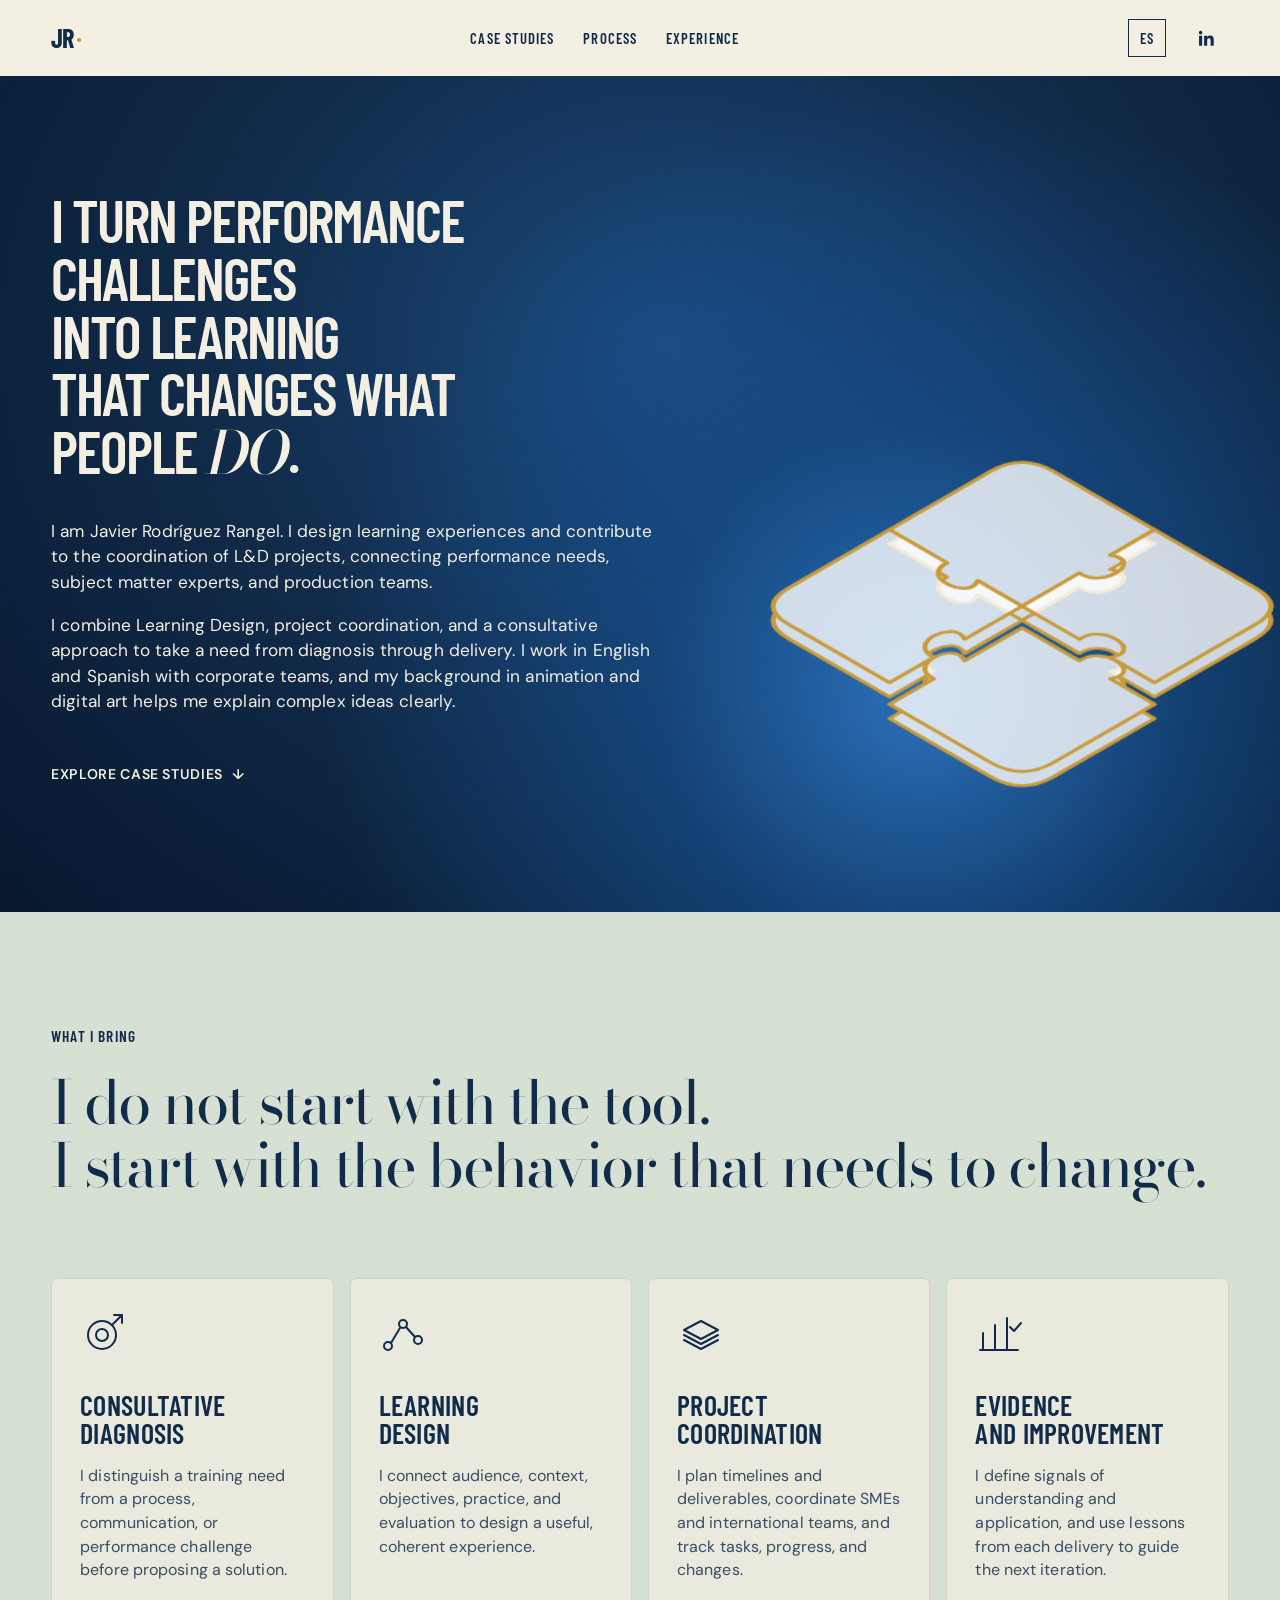
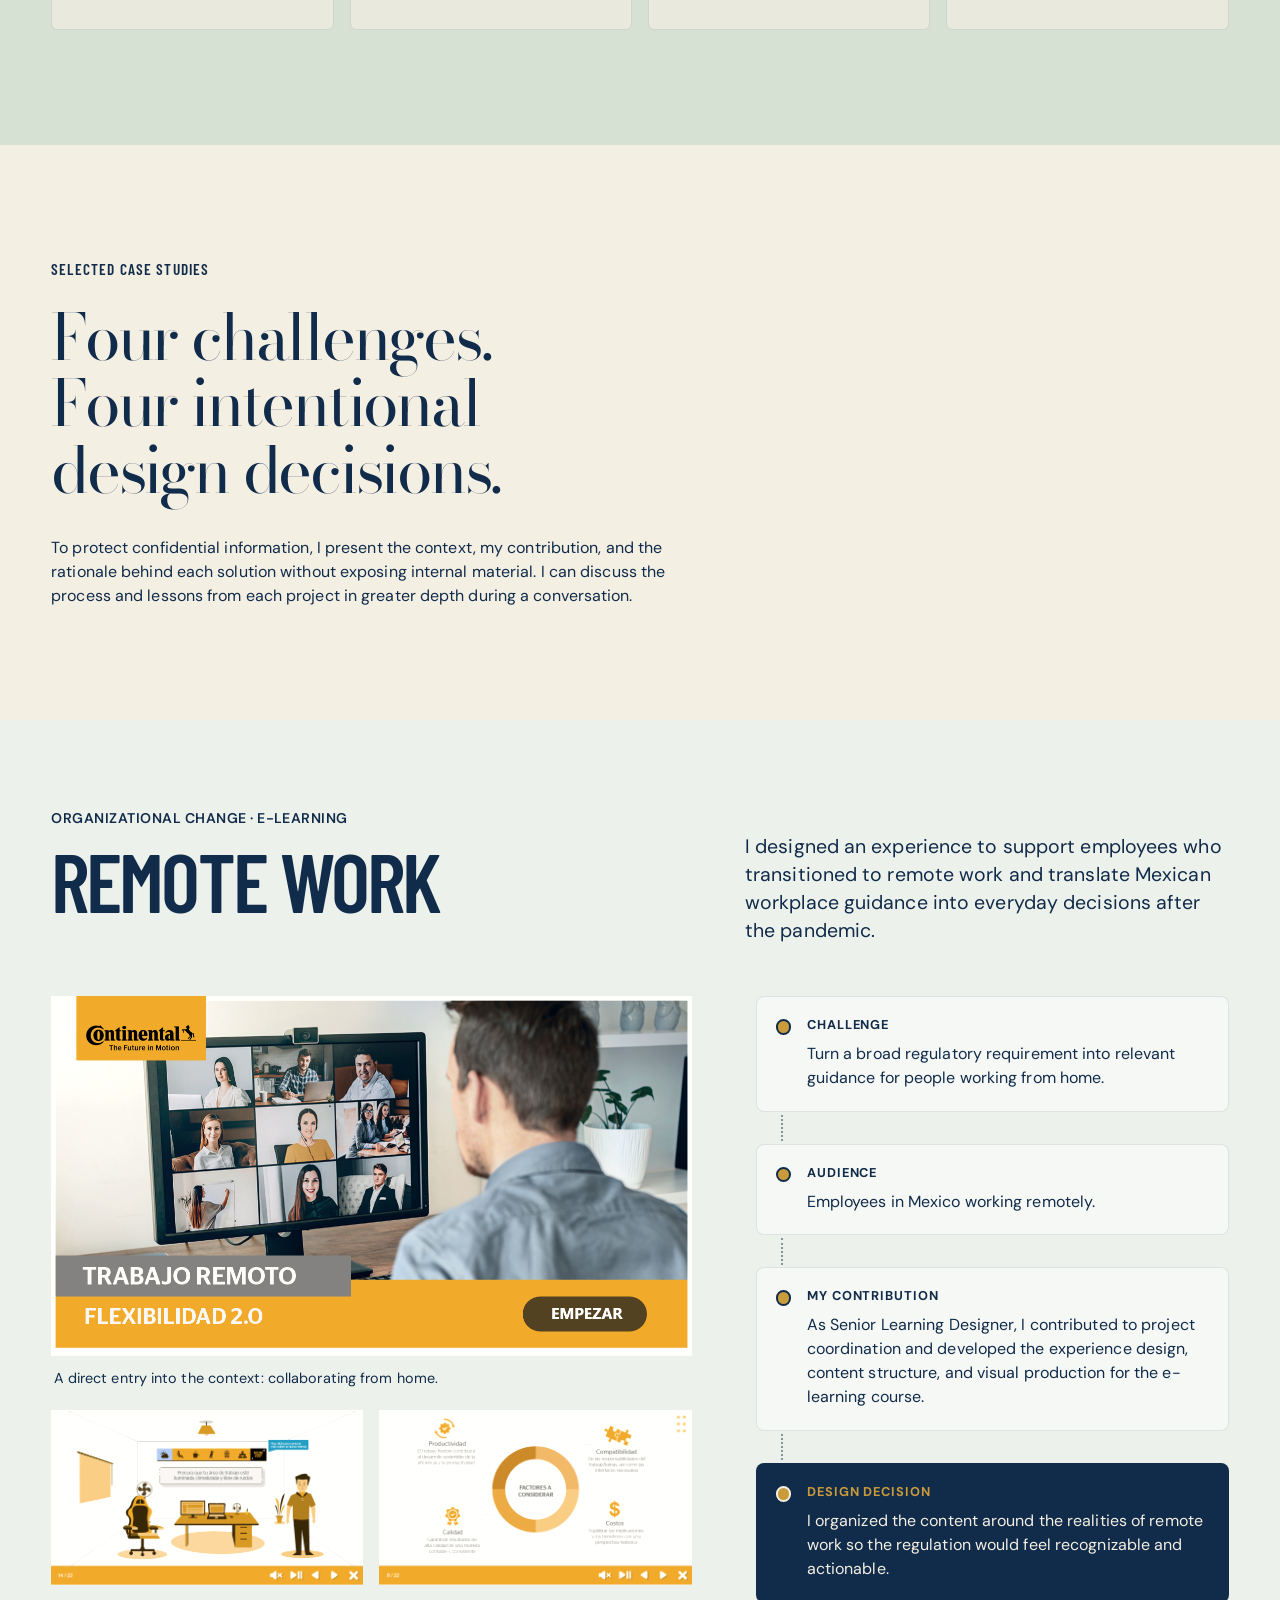
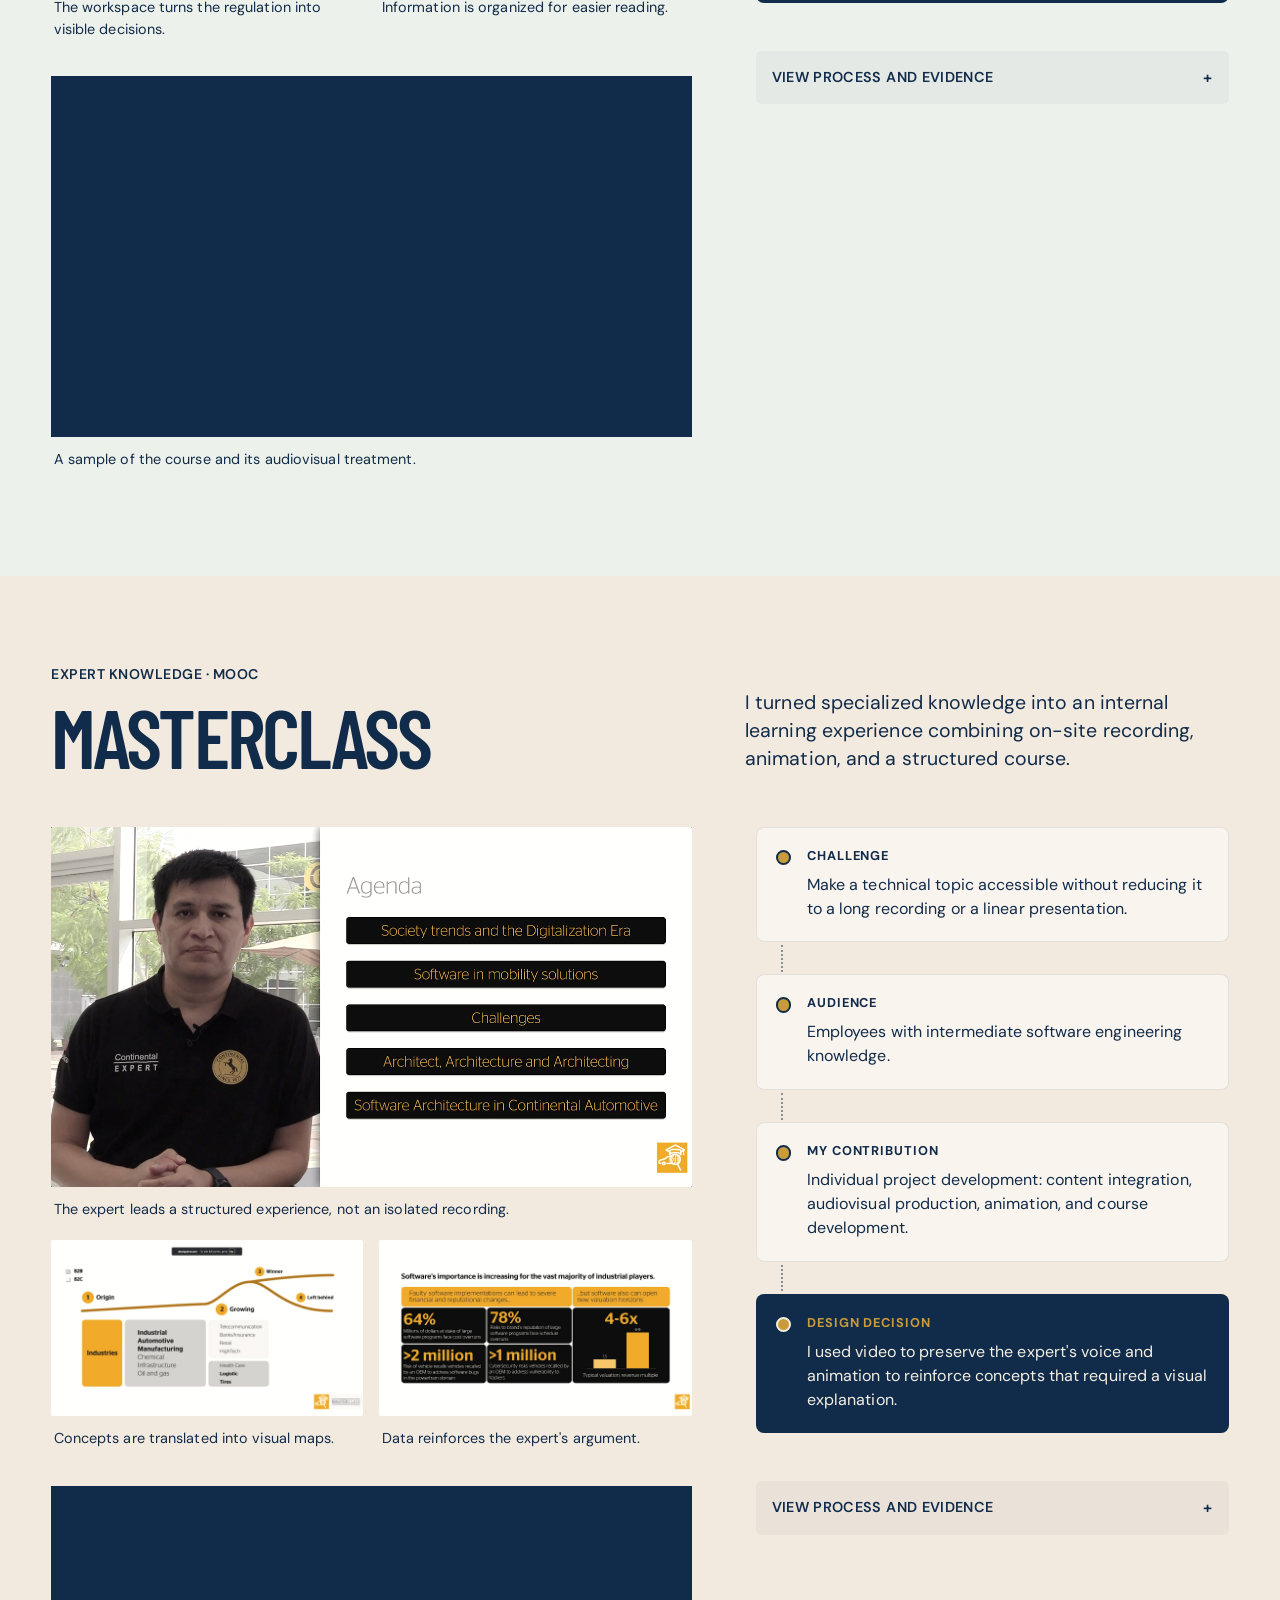
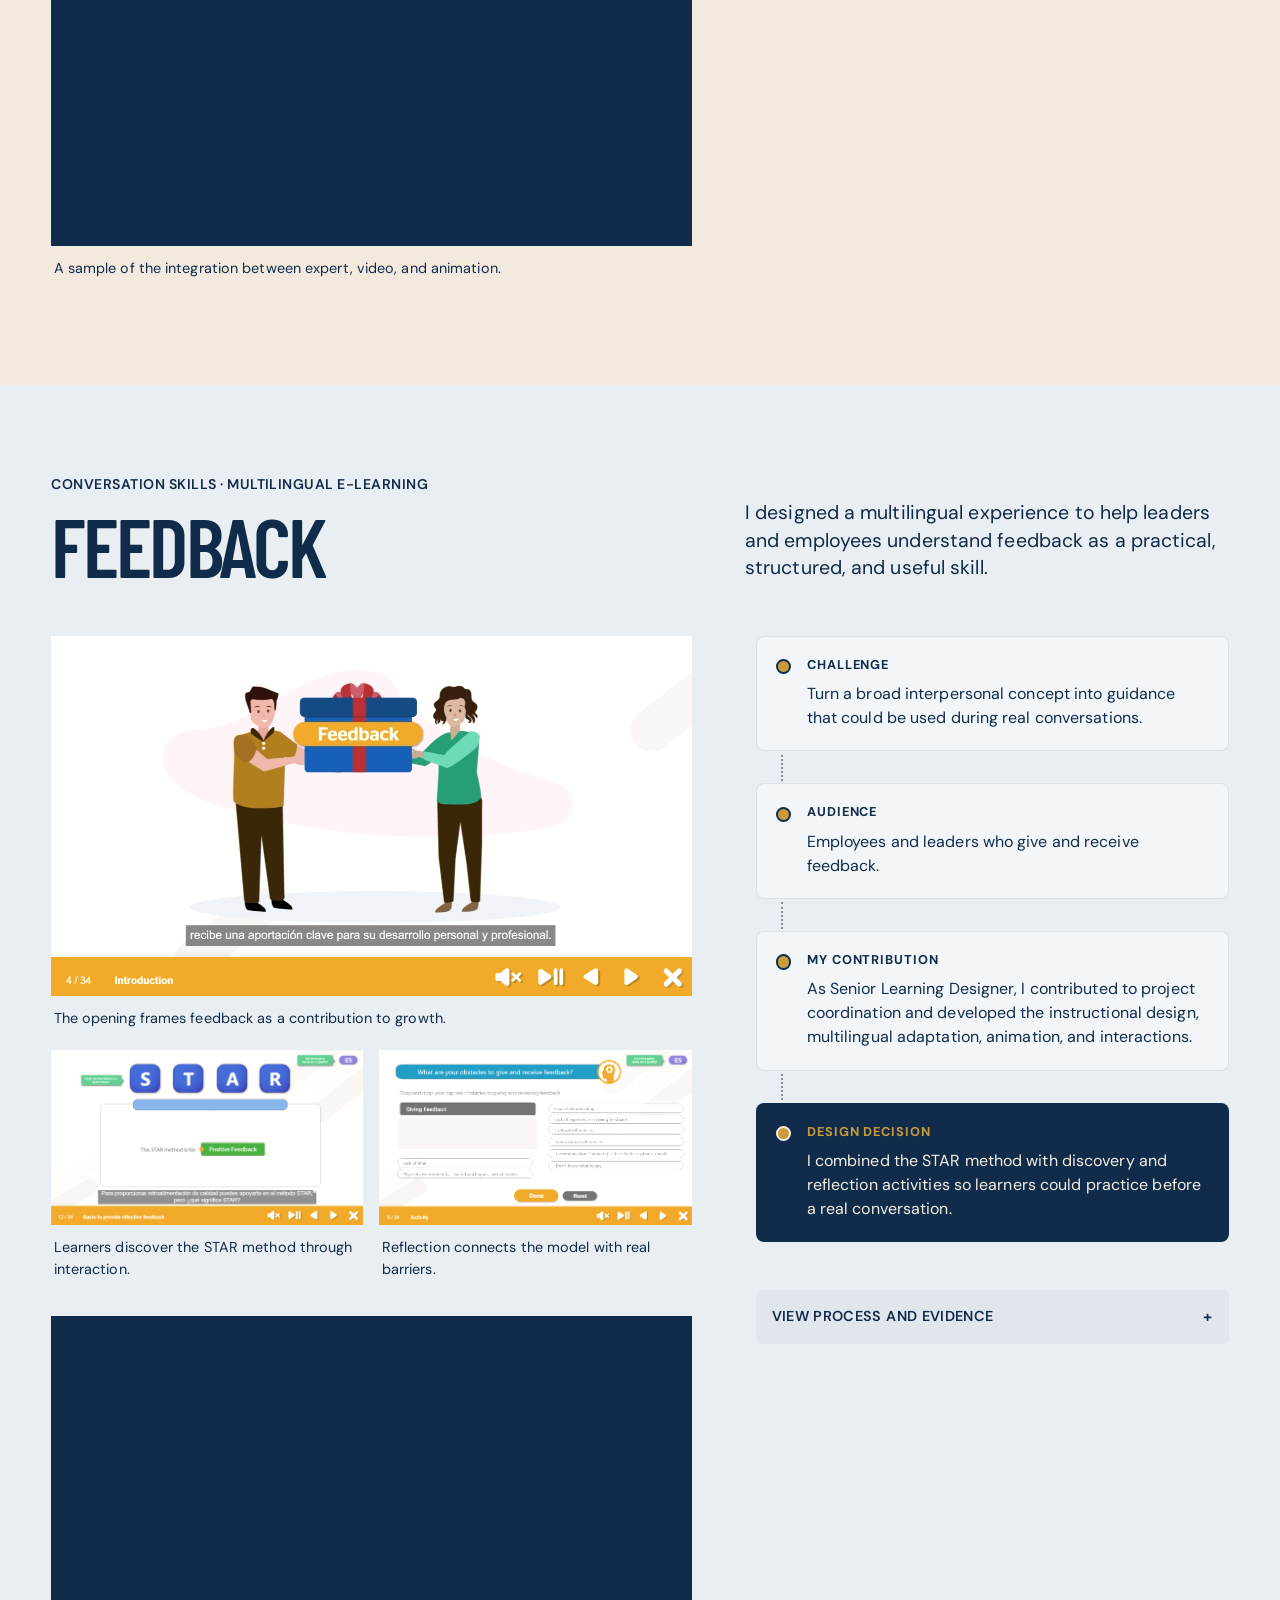
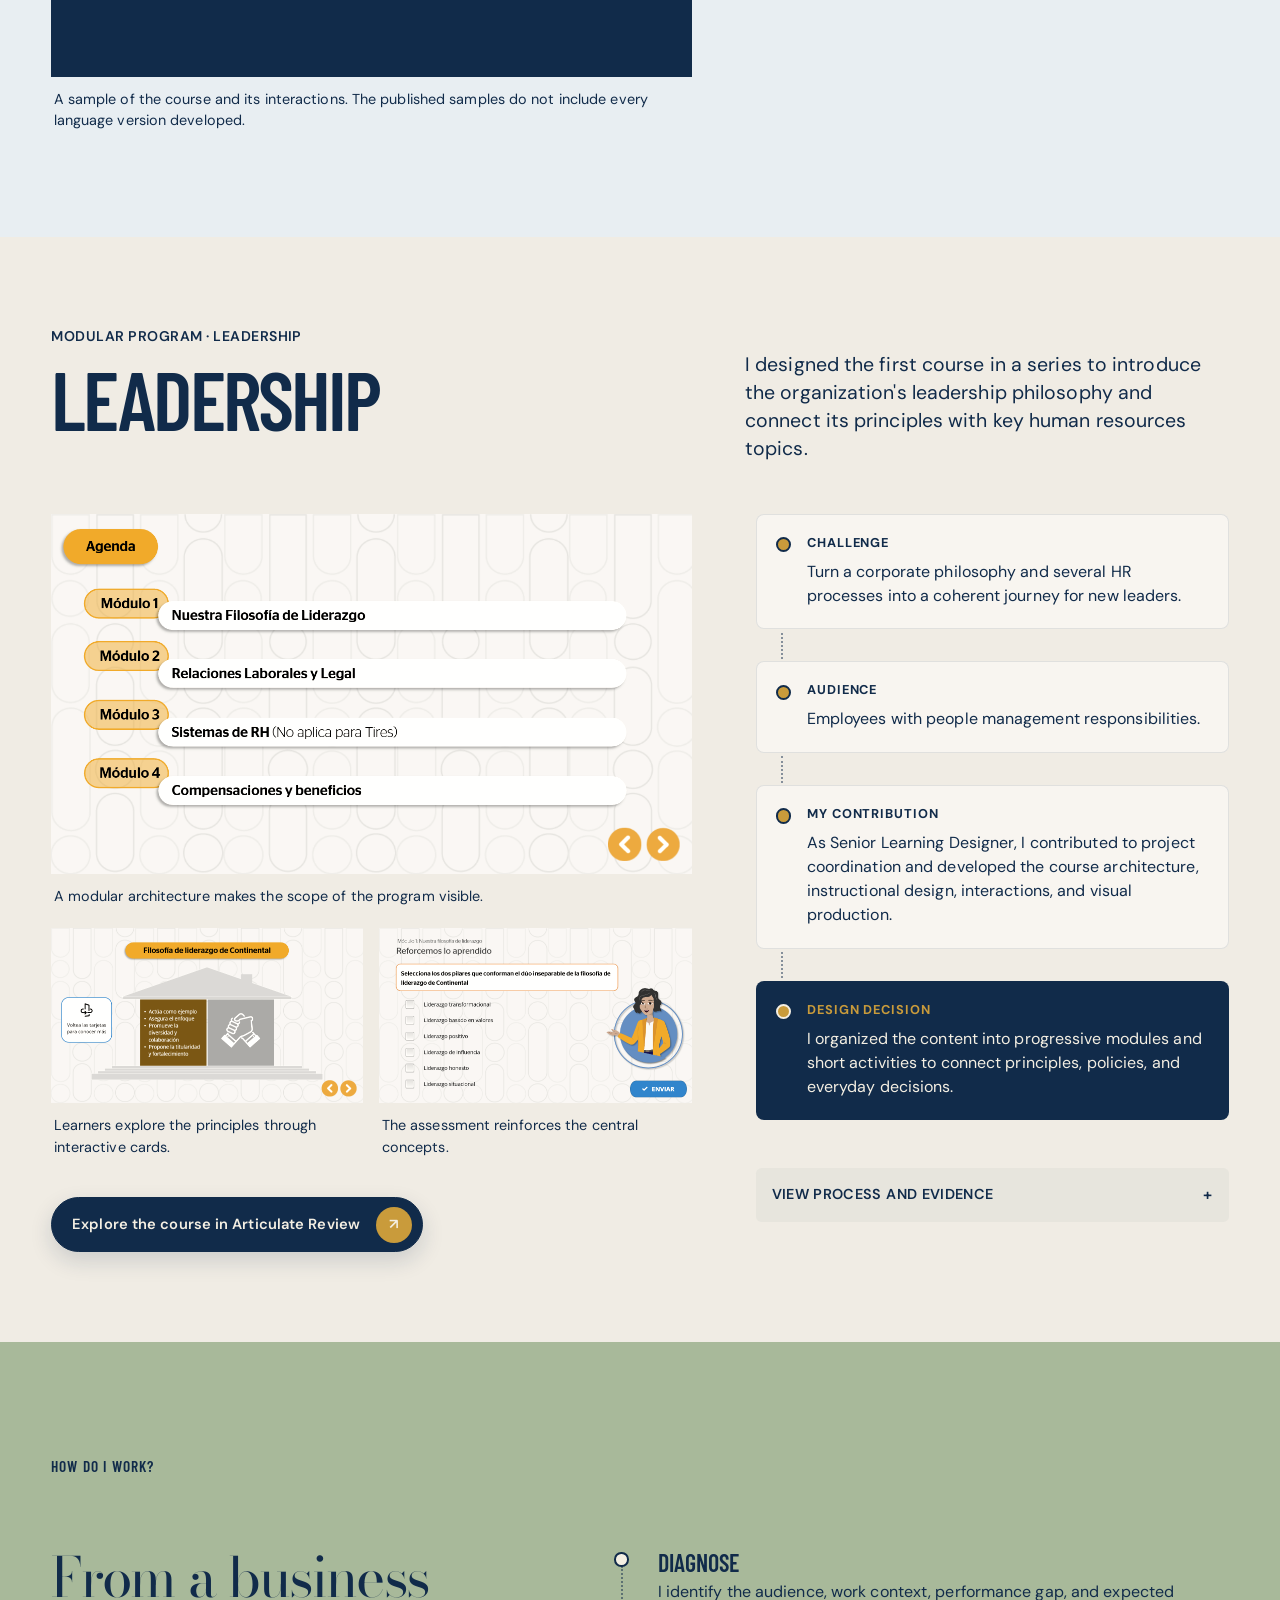
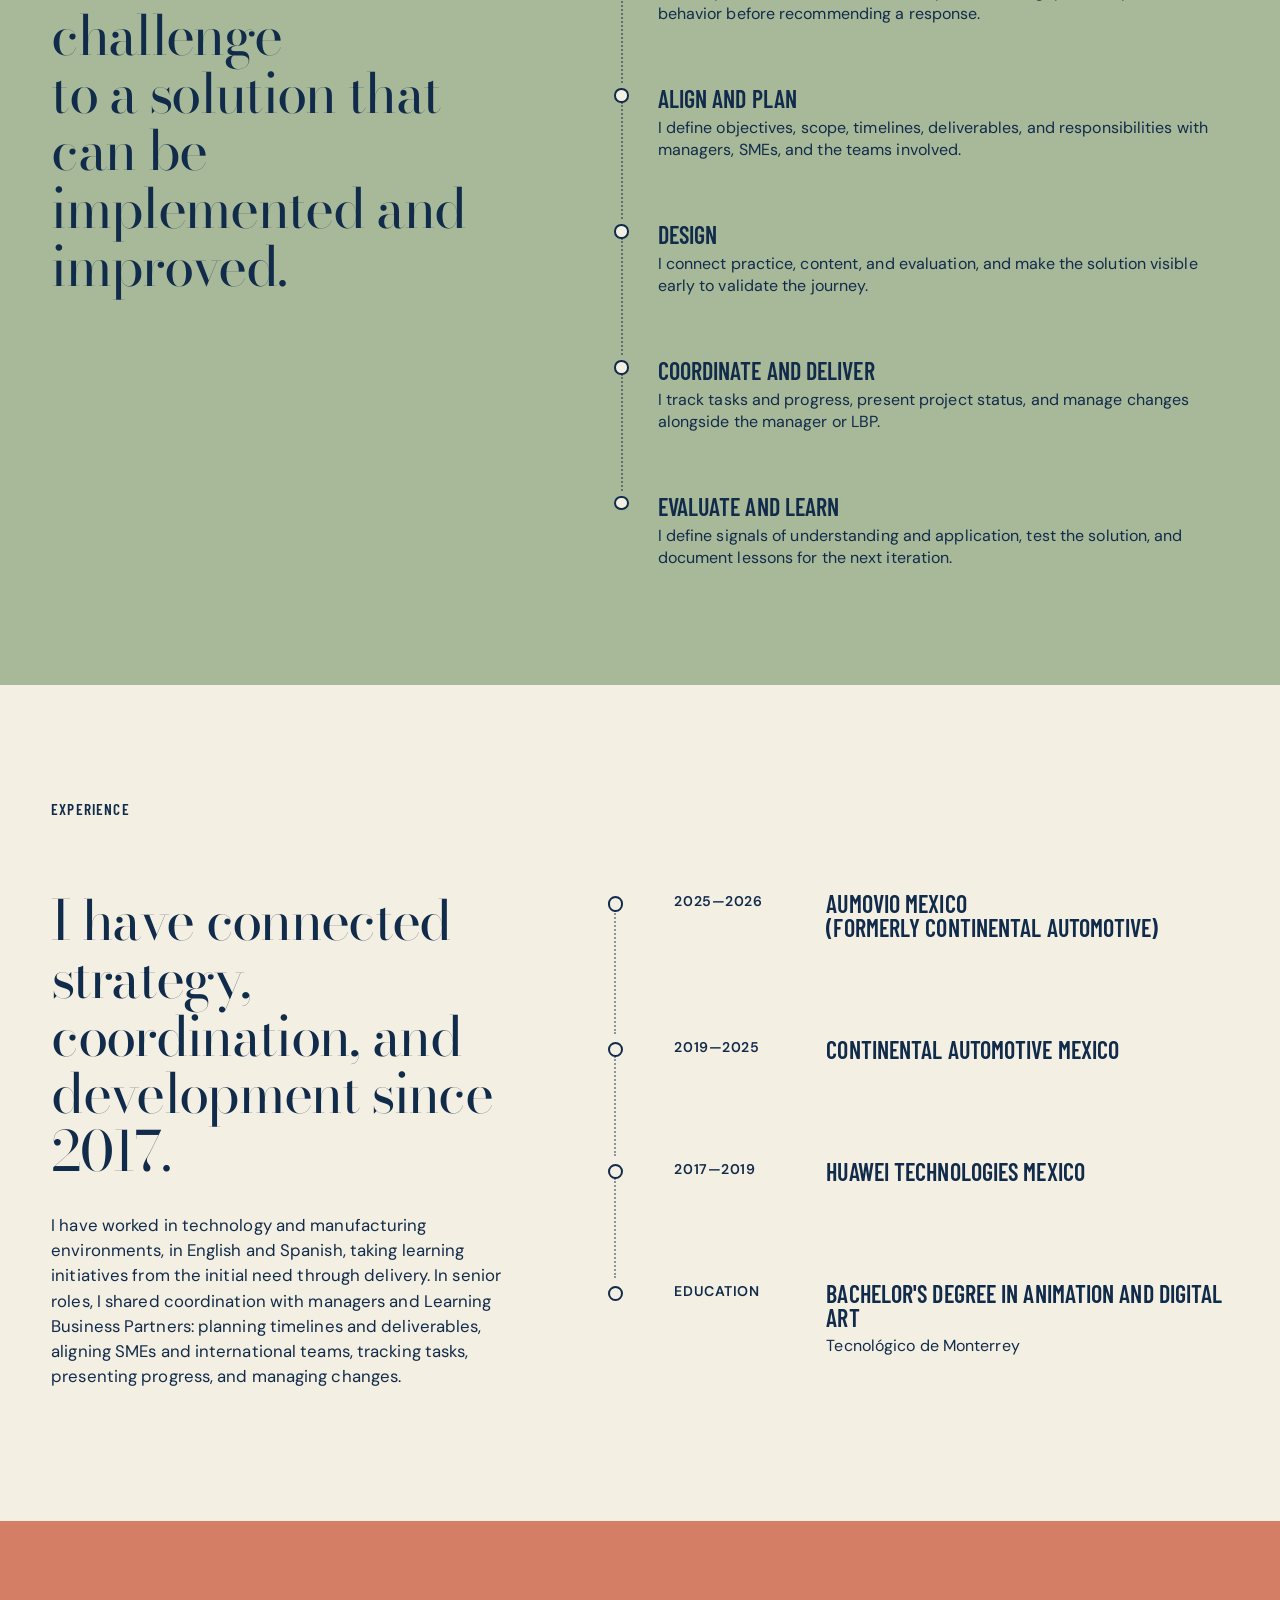
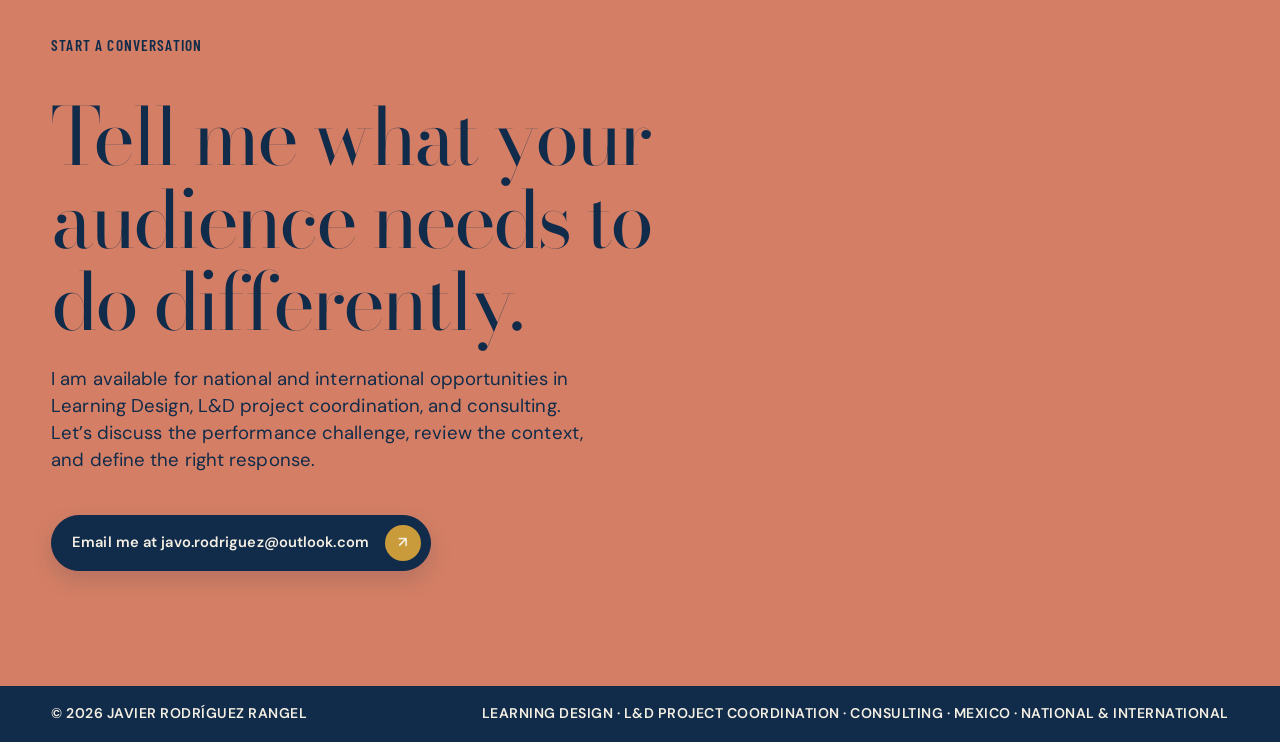
<file: index.html>
<!doctype html>
<html lang="en">
  <head>
    <meta charset="UTF-8" />
    <meta name="viewport" content="width=device-width, initial-scale=1.0" />
    <meta name="description" content="Bilingual portfolio of Javier Rodríguez Rangel: learning design, L&amp;D project coordination, and consulting for corporate and international contexts." />
    <title>Javier Rodríguez Rangel — Learning Design, L&amp;D Coordination &amp; Consulting</title>
    <link rel="alternate" hreflang="es" href="index-es.html" />
    <link rel="alternate" hreflang="en" href="index.html" />
    <link rel="preconnect" href="https://fonts.googleapis.com" />
    <link rel="preconnect" href="https://fonts.gstatic.com" crossorigin />
    <link href="https://fonts.googleapis.com/css2?family=Barlow+Condensed:ital,wght@0,500;0,600;0,700;1,600&amp;family=Bodoni+Moda:opsz,ital,wght@6..96,500;6..96,600;6..96,500i&amp;family=DM+Sans:opsz,wght@9..40,400;9..40,500;9..40,600;9..40,700&amp;display=swap" rel="stylesheet" />
    <link rel="stylesheet" href="styles.css" />
    <script src="assets/vendor/gsap-3.12.5.min.js" defer></script>
    <script src="hero-puzzle.js" defer></script>
    <script src="script.js" defer></script>
  </head>
  <body>
    <a class="skip-link" href="#content">Skip to content</a>
    <header class="site-header" data-header>
      <a class="wordmark" href="#home" aria-label="Home — Javier Rodríguez Rangel">JR<span>·</span></a>
      <button class="nav-toggle" type="button" aria-expanded="false" aria-controls="main-navigation"><span class="nav-toggle-label">Menu</span><span class="nav-toggle-icon" aria-hidden="true"></span></button>
      <nav id="main-navigation" aria-label="Main navigation" data-navigation>
        <a href="#cases">Case studies</a>
        <a href="#process">Process</a>
        <a href="#experience">Experience</a>
      </nav>
      <div class="header-actions">
        <a class="language-switch" href="index-es.html" lang="es" hreflang="es" aria-label="Ver este portafolio en español">ES</a>
        <a class="header-link" href="https://www.linkedin.com/in/javirodrigz/" target="_blank" rel="noreferrer" aria-label="LinkedIn profile (opens in a new tab)"><svg viewBox="0 0 24 24" aria-hidden="true" focusable="false"><path d="M20.45 20.45h-3.56v-5.57c0-1.33-.03-3.04-1.85-3.04-1.85 0-2.14 1.45-2.14 2.94v5.67H9.34V9h3.42v1.56h.05c.48-.9 1.64-1.85 3.37-1.85 3.6 0 4.27 2.37 4.27 5.46v6.28ZM5.32 7.43a2.06 2.06 0 1 1 0-4.12 2.06 2.06 0 0 1 0 4.12ZM7.1 20.45H3.54V9H7.1v11.45Z"/></svg></a>
      </div>
    </header>

    <main id="content" tabindex="-1">
      <section class="hero section" id="home">
        <div class="hero-grid">
          <div class="hero-copy">
            <h1><span class="headline-line">I turn performance challenges<br /> into learning</span><span class="headline-line">that changes what people <em>do</em>.</span></h1>
            <div class="hero-intro">
              <p>I am Javier Rodríguez Rangel. I design learning experiences and contribute to the coordination of L&amp;D projects, connecting performance needs, subject matter experts, and production teams.</p>
              <p>I combine Learning Design, project coordination, and a consultative approach to take a need from diagnosis through delivery. I work in English and Spanish with corporate teams, and my background in animation and digital art helps me explain complex ideas clearly.</p>
              <a class="text-link" href="#cases">Explore case studies <span aria-hidden="true">↓</span></a>
            </div>
          </div>
          <div class="hero-art" aria-hidden="true">
            <div class="puzzle-anchor">
              <canvas class="hero-puzzle-canvas" data-hero-puzzle width="680" height="440"></canvas>
            </div>
          </div>
        </div>
      </section>

      <section class="value section" aria-labelledby="value-title">
        <div class="section-heading">
          <p class="eyebrow">What I bring</p>
          <h2 id="value-title"><span class="headline-line">I do not start with the tool.</span><span class="headline-line">I start with the behavior that needs to change.</span></h2>
        </div>
        <div class="value-grid">
          <article><span class="value-icon" aria-hidden="true"><svg viewBox="0 0 48 48"><circle cx="22" cy="24" r="14"/><circle cx="22" cy="24" r="6"/><path d="M32 14 42 4M34 4h8v8"/></svg></span><h3>Consultative<br />diagnosis</h3><p>I distinguish a training need from a process, communication, or performance challenge before proposing a solution.</p></article>
          <article><span class="value-icon" aria-hidden="true"><svg viewBox="0 0 48 48"><circle cx="9" cy="35" r="4"/><circle cx="24" cy="13" r="4"/><circle cx="39" cy="29" r="4"/><path d="m12 32 9-15m6-1 9 10"/></svg></span><h3>Learning<br />Design</h3><p>I connect audience, context, objectives, practice, and evaluation to design a useful, coherent experience.</p></article>
          <article><span class="value-icon" aria-hidden="true"><svg viewBox="0 0 48 48"><path d="M7 19 24 10l17 9-17 9-17-9Z"/><path d="M7 29 24 38l17-9M7 24l17 9 17-9"/></svg></span><h3>Project<br />coordination</h3><p>I plan timelines and deliverables, coordinate SMEs and international teams, and track tasks, progress, and changes.</p></article>
          <article><span class="value-icon" aria-hidden="true"><svg viewBox="0 0 48 48"><path d="M8 39V22M20 39V14M32 39V7M5 39h38"/><path d="m35 16 4 4 7-8"/></svg></span><h3>Evidence<br />and improvement</h3><p>I define signals of understanding and application, and use lessons from each delivery to guide the next iteration.</p></article>
        </div>
      </section>

      <section class="cases section" id="cases">
        <div class="cases-intro">
          <p class="eyebrow">Selected case studies</p>
          <h2>Four challenges.<br />Four intentional<br />design decisions.</h2>
          <p>To protect confidential information, I present the context, my contribution, and the rationale behind each solution without exposing internal material. I can discuss the process and lessons from each project in greater depth during a conversation.</p>
        </div>

        <article class="case case--remote" id="remote-work-case">
          <header class="case-header">
            <div><p class="project-type">Organizational change · e-Learning</p><h3>Remote Work</h3></div>
            <p>I designed an experience to support employees who transitioned to remote work and translate Mexican workplace guidance into everyday decisions after the pandemic.</p>
          </header>
          <div class="case-body">
            <div class="case-media">
              <figure class="media-featured"><img src="assets/teletrabajo/teletrabajo-portada.png" alt="Opening screen for the Remote Work Flexibility 2.0 course" loading="lazy" /><figcaption>A direct entry into the context: collaborating from home.</figcaption></figure>
              <div class="media-grid">
                <figure><img src="assets/teletrabajo/teletrabajo-interaccion.png" alt="Interactive home office scenario with NOM-037 recommendations" loading="lazy" /><figcaption>The workspace turns the regulation into visible decisions.</figcaption></figure>
                <figure><img src="assets/teletrabajo/teletrabajo-esquema.png" alt="Diagram of productivity, compatibility, costs, and quality in flexible work" loading="lazy" /><figcaption>Information is organized for easier reading.</figcaption></figure>
              </div>
              <div class="video-embed"><iframe src="https://player.vimeo.com/video/1047637145?dnt=1&amp;title=0&amp;byline=0&amp;portrait=0" title="Remote Work project video" loading="lazy" allow="autoplay; fullscreen; picture-in-picture" allowfullscreen></iframe></div>
              <p class="media-caption">A sample of the course and its audiovisual treatment.</p>
            </div>
            <div class="case-story">
              <dl>
                <div><dt>Challenge</dt><dd>Turn a broad regulatory requirement into relevant guidance for people working from home.</dd></div>
                <div><dt>Audience</dt><dd>Employees in Mexico working remotely.</dd></div>
                <div><dt>My contribution</dt><dd>As Senior Learning Designer, I contributed to project coordination and developed the experience design, content structure, and visual production for the e-learning course.</dd></div>
                <div><dt>Design decision</dt><dd>I organized the content around the realities of remote work so the regulation would feel recognizable and actionable.</dd></div>
              </dl>
              <details><summary>View process and evidence <span>+</span></summary><div class="detail-grid"><p><strong>Process</strong><br />I used SAM to iterate on the solution and developed it in Captivate with assets produced in Adobe Creative Suite.</p><p><strong>What I would measure</strong><br />Understanding of self-care practices, recognition of risks, and use of the available support resources.</p></div></details>
            </div>
          </div>
        </article>

        <article class="case case--masterclass" id="masterclass-case">
          <header class="case-header">
            <div><p class="project-type">Expert knowledge · MOOC</p><h3>Masterclass</h3></div>
            <p>I turned specialized knowledge into an internal learning experience combining on-site recording, animation, and a structured course.</p>
          </header>
          <div class="case-body">
            <div class="case-media">
              <figure class="media-featured"><img src="assets/masterclass/masterclass-menu.png" alt="Subject matter expert next to the agenda for a software architecture masterclass" loading="lazy" /><figcaption>The expert leads a structured experience, not an isolated recording.</figcaption></figure>
              <div class="media-grid">
                <figure><img src="assets/masterclass/masterclass-graph1.png" alt="Visual map connecting trends across industries with their digitalization process" loading="lazy" /><figcaption>Concepts are translated into visual maps.</figcaption></figure>
                <figure><img src="assets/masterclass/masterclass-graph2.png" alt="Chart highlighting the growing role of software in industry" loading="lazy" /><figcaption>Data reinforces the expert's argument.</figcaption></figure>
              </div>
              <div class="video-embed"><iframe src="https://player.vimeo.com/video/1049796288?dnt=1&amp;title=0&amp;byline=0&amp;portrait=0" title="Masterclass project video" loading="lazy" allow="autoplay; fullscreen; picture-in-picture" allowfullscreen></iframe></div>
              <p class="media-caption">A sample of the integration between expert, video, and animation.</p>
            </div>
            <div class="case-story">
              <dl>
                <div><dt>Challenge</dt><dd>Make a technical topic accessible without reducing it to a long recording or a linear presentation.</dd></div>
                <div><dt>Audience</dt><dd>Employees with intermediate software engineering knowledge.</dd></div>
                <div><dt>My contribution</dt><dd>Individual project development: content integration, audiovisual production, animation, and course development.</dd></div>
                <div><dt>Design decision</dt><dd>I used video to preserve the expert's voice and animation to reinforce concepts that required a visual explanation.</dd></div>
              </dl>
              <details><summary>View process and evidence <span>+</span></summary><div class="detail-grid"><p><strong>Process</strong><br />I developed the project with SAM, Captivate, and Adobe Creative Suite, from production through publication as an internal course.</p><p><strong>What I would measure</strong><br />Completion, perceived clarity, and the ability to apply the concepts in workplace situations.</p></div></details>
            </div>
          </div>
        </article>

        <article class="case case--feedback" id="feedback-case">
          <header class="case-header">
            <div><p class="project-type">Conversation skills · Multilingual e-Learning</p><h3>Feedback</h3></div>
            <p>I designed a multilingual experience to help leaders and employees understand feedback as a practical, structured, and useful skill.</p>
          </header>
          <div class="case-body">
            <div class="case-media">
              <figure class="media-featured"><img src="assets/feedback/feedback-captura.png" alt="Animated scene of two employees exchanging feedback" loading="lazy" /><figcaption>The opening frames feedback as a contribution to growth.</figcaption></figure>
              <div class="media-grid">
                <figure><img src="assets/feedback/feedback-interaccion.png" alt="Interactive activity about the STAR feedback method" loading="lazy" /><figcaption>Learners discover the STAR method through interaction.</figcaption></figure>
                <figure><img src="assets/feedback/feedback-quiz.png" alt="Drag-and-drop activity about barriers to giving and receiving feedback" loading="lazy" /><figcaption>Reflection connects the model with real barriers.</figcaption></figure>
              </div>
              <div class="video-embed"><iframe src="https://player.vimeo.com/video/1050101038?dnt=1&amp;title=0&amp;byline=0&amp;portrait=0" title="Feedback project video" loading="lazy" allow="autoplay; fullscreen; picture-in-picture" allowfullscreen></iframe></div>
              <p class="media-caption">A sample of the course and its interactions. The published samples do not include every language version developed.</p>
            </div>
            <div class="case-story">
              <dl>
                <div><dt>Challenge</dt><dd>Turn a broad interpersonal concept into guidance that could be used during real conversations.</dd></div>
                <div><dt>Audience</dt><dd>Employees and leaders who give and receive feedback.</dd></div>
                <div><dt>My contribution</dt><dd>As Senior Learning Designer, I contributed to project coordination and developed the instructional design, multilingual adaptation, animation, and interactions.</dd></div>
                <div><dt>Design decision</dt><dd>I combined the STAR method with discovery and reflection activities so learners could practice before a real conversation.</dd></div>
              </dl>
              <details><summary>View process and evidence <span>+</span></summary><div class="detail-grid"><p><strong>Process</strong><br />I applied ADDIE and developed the experience with Captivate and Adobe Creative Suite.</p><p><strong>What I would measure</strong><br />Recognition of the STAR method, confidence to start the conversation, and application of a clear structure.</p></div></details>
            </div>
          </div>
        </article>

        <article class="case case--leadership" id="leadership-case">
          <header class="case-header">
            <div><p class="project-type">Modular program · Leadership</p><h3>Leadership</h3></div>
            <p>I designed the first course in a series to introduce the organization's leadership philosophy and connect its principles with key human resources topics.</p>
          </header>
          <div class="case-body">
            <div class="case-media">
              <figure class="media-featured"><img src="assets/liderazgo/liderazgo-agenda.png" alt="Four-module agenda for the leadership program" loading="lazy" /><figcaption>A modular architecture makes the scope of the program visible.</figcaption></figure>
              <div class="media-grid">
                <figure><img src="assets/liderazgo/liderazgo-interaccion.png" alt="Interactive cards about Continental's leadership philosophy" loading="lazy" /><figcaption>Learners explore the principles through interactive cards.</figcaption></figure>
                <figure><img src="assets/liderazgo/liderazgo-quiz.png" alt="Assessment question about the pillars of the leadership philosophy" loading="lazy" /><figcaption>The assessment reinforces the central concepts.</figcaption></figure>
              </div>
              <a class="media-cta" href="https://360.articulate.com/review/content/f5d93720-f4d0-4642-a43a-aef7619f40c2/review" target="_blank" rel="noreferrer">Explore the course in Articulate Review <span aria-hidden="true">↗</span><span class="visually-hidden"> (opens in a new tab)</span></a>
            </div>
            <div class="case-story">
              <dl>
                <div><dt>Challenge</dt><dd>Turn a corporate philosophy and several HR processes into a coherent journey for new leaders.</dd></div>
                <div><dt>Audience</dt><dd>Employees with people management responsibilities.</dd></div>
                <div><dt>My contribution</dt><dd>As Senior Learning Designer, I contributed to project coordination and developed the course architecture, instructional design, interactions, and visual production.</dd></div>
                <div><dt>Design decision</dt><dd>I organized the content into progressive modules and short activities to connect principles, policies, and everyday decisions.</dd></div>
              </dl>
              <details><summary>View process and evidence <span>+</span></summary><div class="detail-grid"><p><strong>Process</strong><br />I used SAM and developed the experience in Articulate with assets produced in Adobe Creative Suite.</p><p><strong>What I would measure</strong><br />Understanding of the philosophy, recognition of HR resources, and the ability to select aligned responses.</p></div></details>
            </div>
          </div>
        </article>

        <!-- Wireless and Shopfloor will be added as text-based coordination cases once their context, scope, responsibilities, and outcomes are documented. -->
      </section>

      <section class="process section" id="process">
        <p class="eyebrow">How do I work?</p>
        <div class="process-grid">
          <h2>From a business challenge<br />to a solution that can be<br />implemented and improved.</h2>
          <ol>
            <li><span aria-hidden="true"></span><div><h3>Diagnose</h3><p>I identify the audience, work context, performance gap, and expected behavior before recommending a response.</p></div></li>
            <li><span aria-hidden="true"></span><div><h3>Align and plan</h3><p>I define objectives, scope, timelines, deliverables, and responsibilities with managers, SMEs, and the teams involved.</p></div></li>
            <li><span aria-hidden="true"></span><div><h3>Design</h3><p>I connect practice, content, and evaluation, and make the solution visible early to validate the journey.</p></div></li>
            <li><span aria-hidden="true"></span><div><h3>Coordinate and deliver</h3><p>I track tasks and progress, present project status, and manage changes alongside the manager or LBP.</p></div></li>
            <li><span aria-hidden="true"></span><div><h3>Evaluate and learn</h3><p>I define signals of understanding and application, test the solution, and document lessons for the next iteration.</p></div></li>
          </ol>
        </div>
      </section>

      <section class="experience section" id="experience">
        <p class="eyebrow">Experience</p>
        <div class="experience-grid">
          <div><h2>I have connected strategy, coordination, and development since 2017.</h2><p>I have worked in technology and manufacturing environments, in English and Spanish, taking learning initiatives from the initial need through delivery. In senior roles, I shared coordination with managers and Learning Business Partners: planning timelines and deliverables, aligning SMEs and international teams, tracking tasks, presenting progress, and managing changes.</p></div>
          <ol>
            <li><span>2025—2026</span><div><h3>AUMOVIO Mexico<br />(formerly Continental Automotive)</h3></div></li>
            <li><span>2019—2025</span><div><h3>Continental Automotive Mexico</h3></div></li>
            <li><span>2017—2019</span><div><h3>Huawei Technologies Mexico</h3></div></li>
            <li><span>Education</span><div><h3>Bachelor's degree in Animation and Digital Art</h3><p>Tecnológico de Monterrey</p></div></li>
          </ol>
        </div>
      </section>

      <section class="contact section" id="contact">
        <p class="eyebrow">Start a conversation</p>
        <h2>Tell me what your audience needs to do differently.</h2>
        <p>I am available for national and international opportunities in Learning Design, L&amp;D project coordination, and consulting. Let’s discuss the performance challenge, review the context, and define the right response.</p>
        <a class="button" href="mailto:javo.rodriguez@outlook.com">Email me at javo.rodriguez@outlook.com <span aria-hidden="true">↗</span></a>
      </section>
    </main>
    <footer><span>© <span data-year></span> Javier Rodríguez Rangel</span><span>Learning Design · L&amp;D Project Coordination · Consulting · Mexico · National &amp; international</span></footer>
  </body>
</html>
</file>
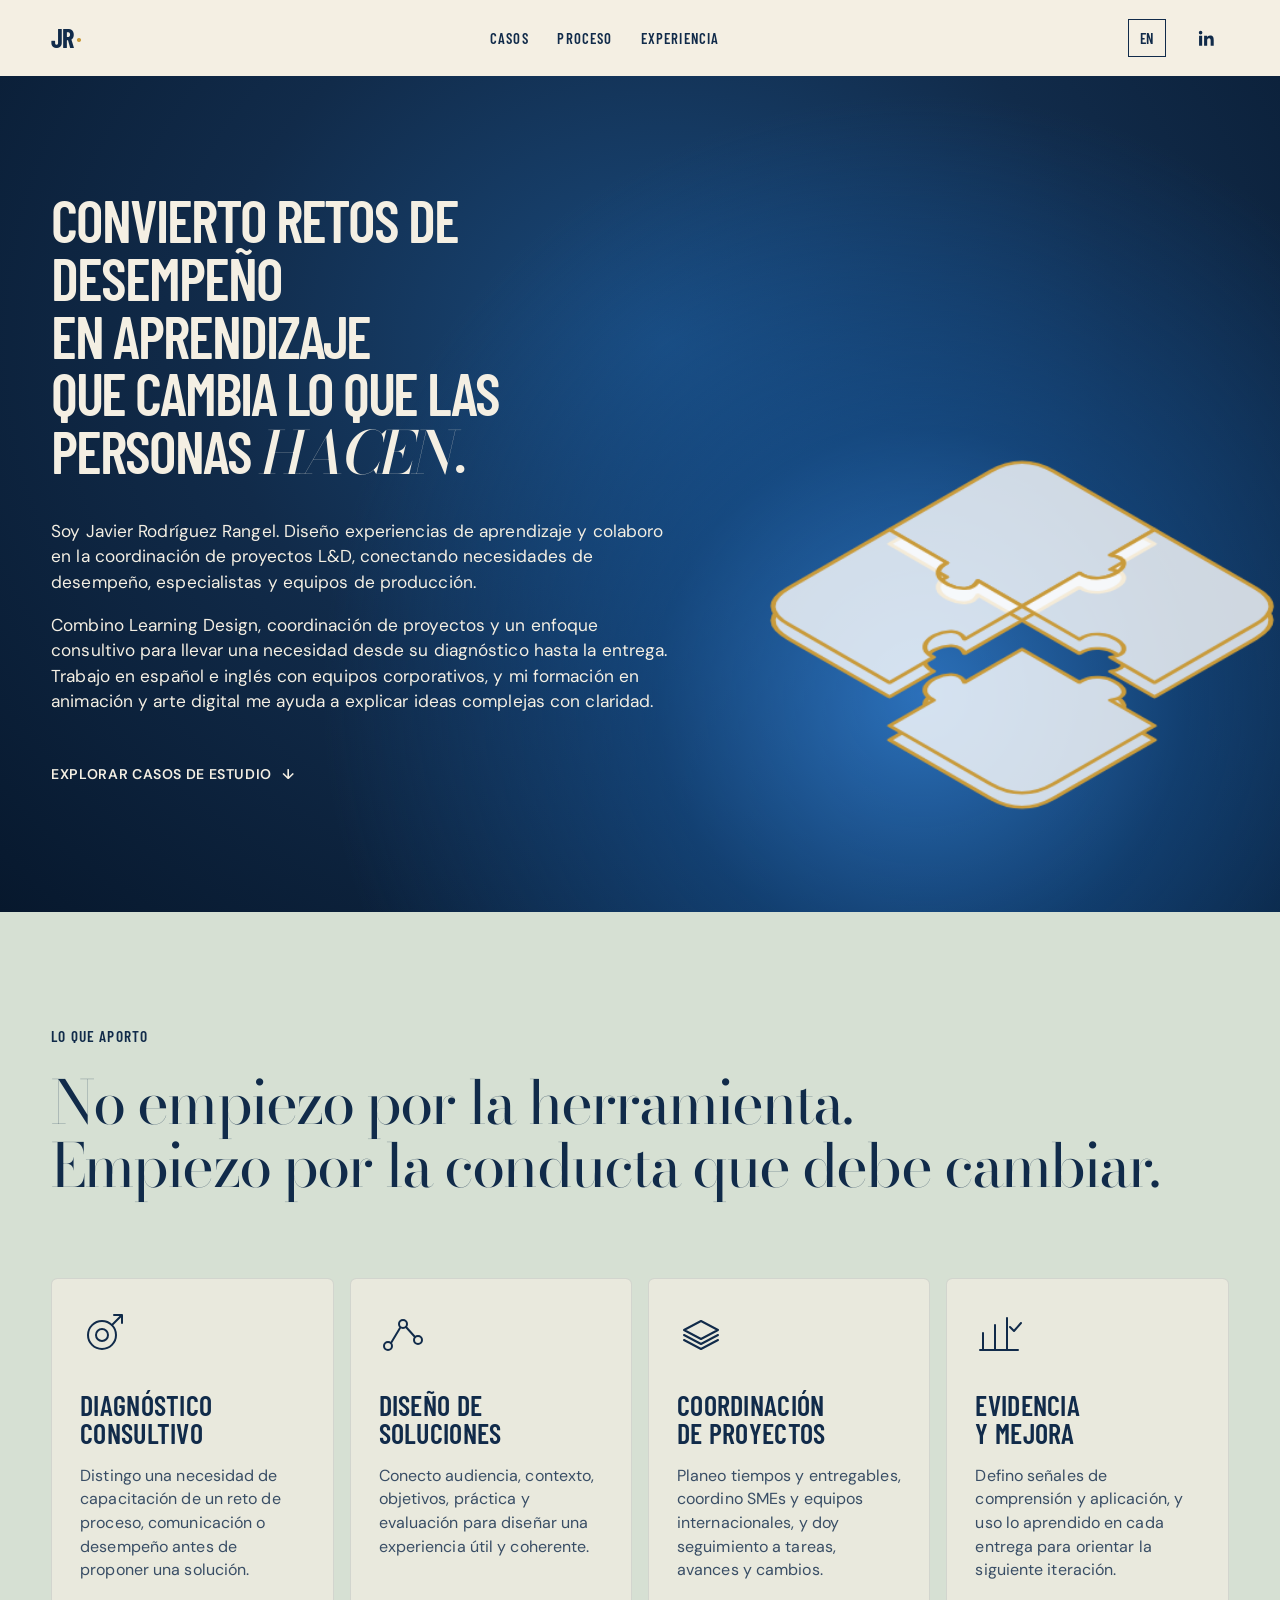
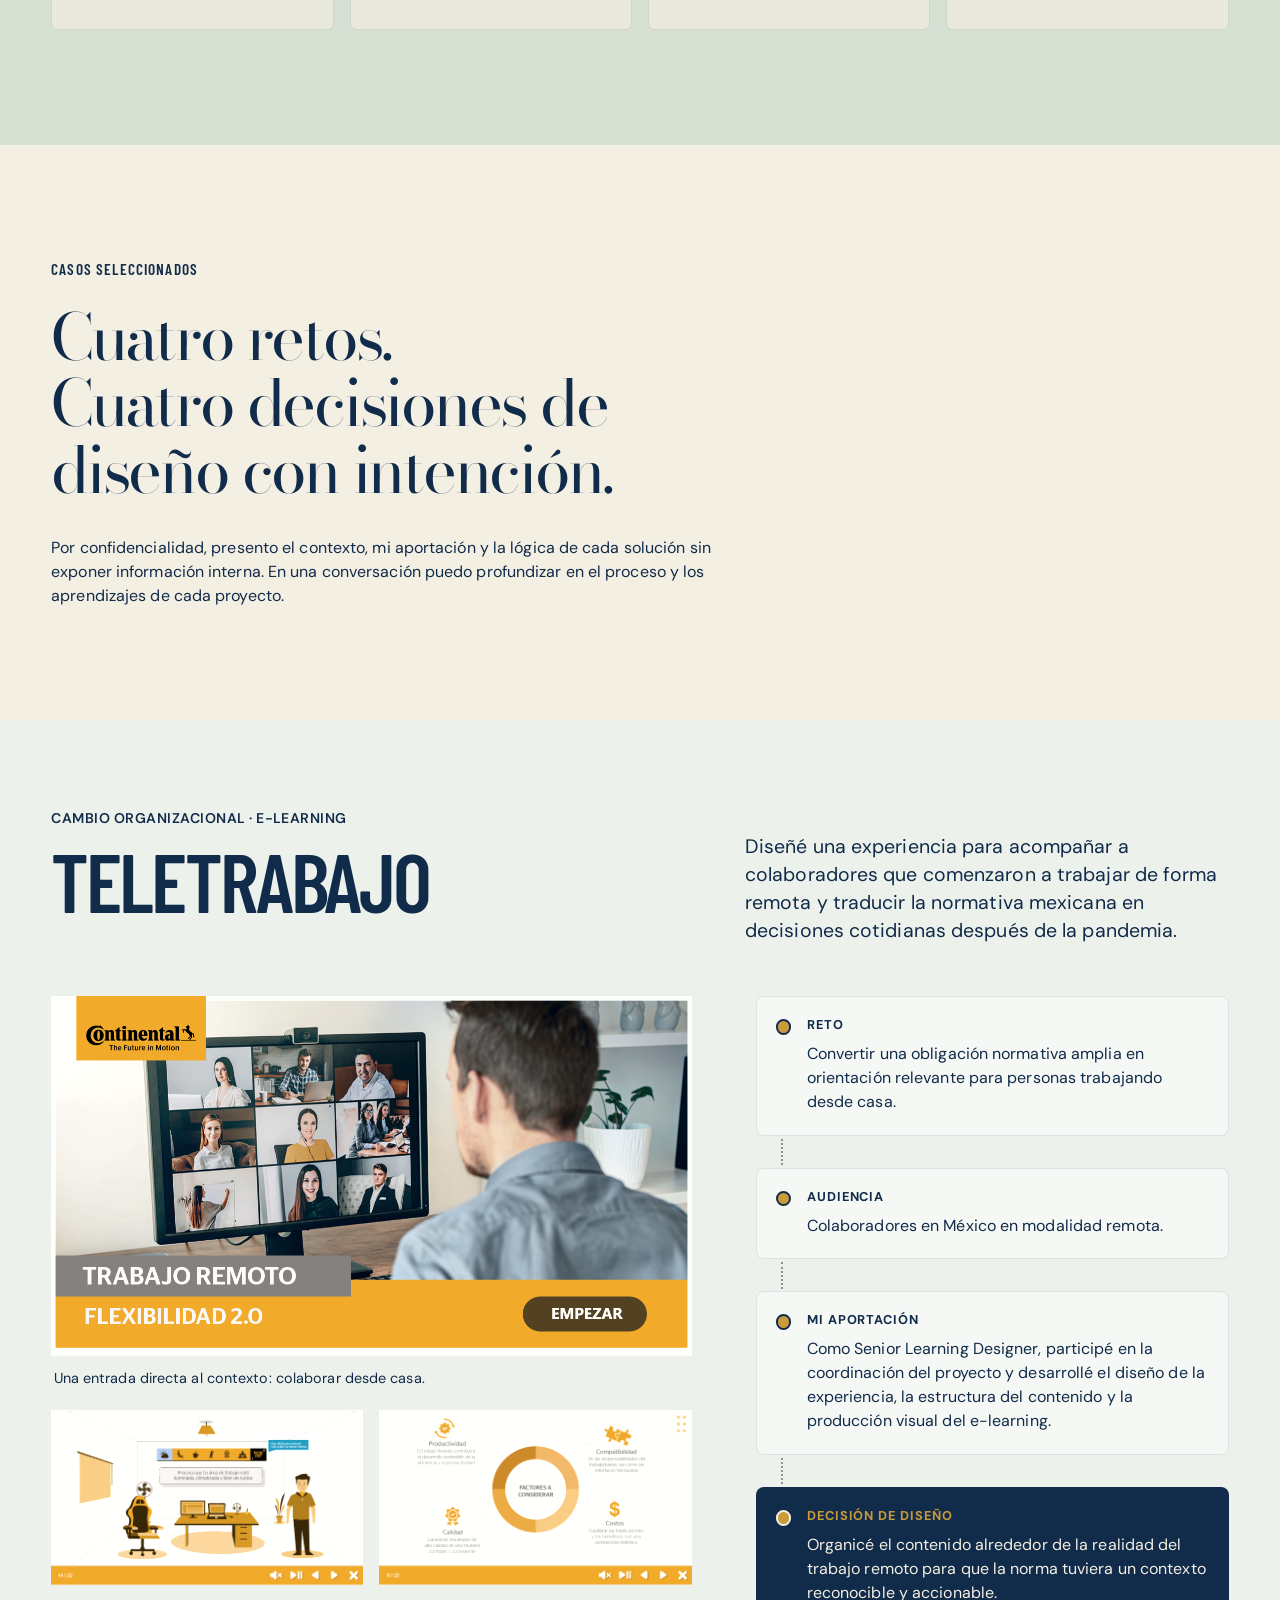
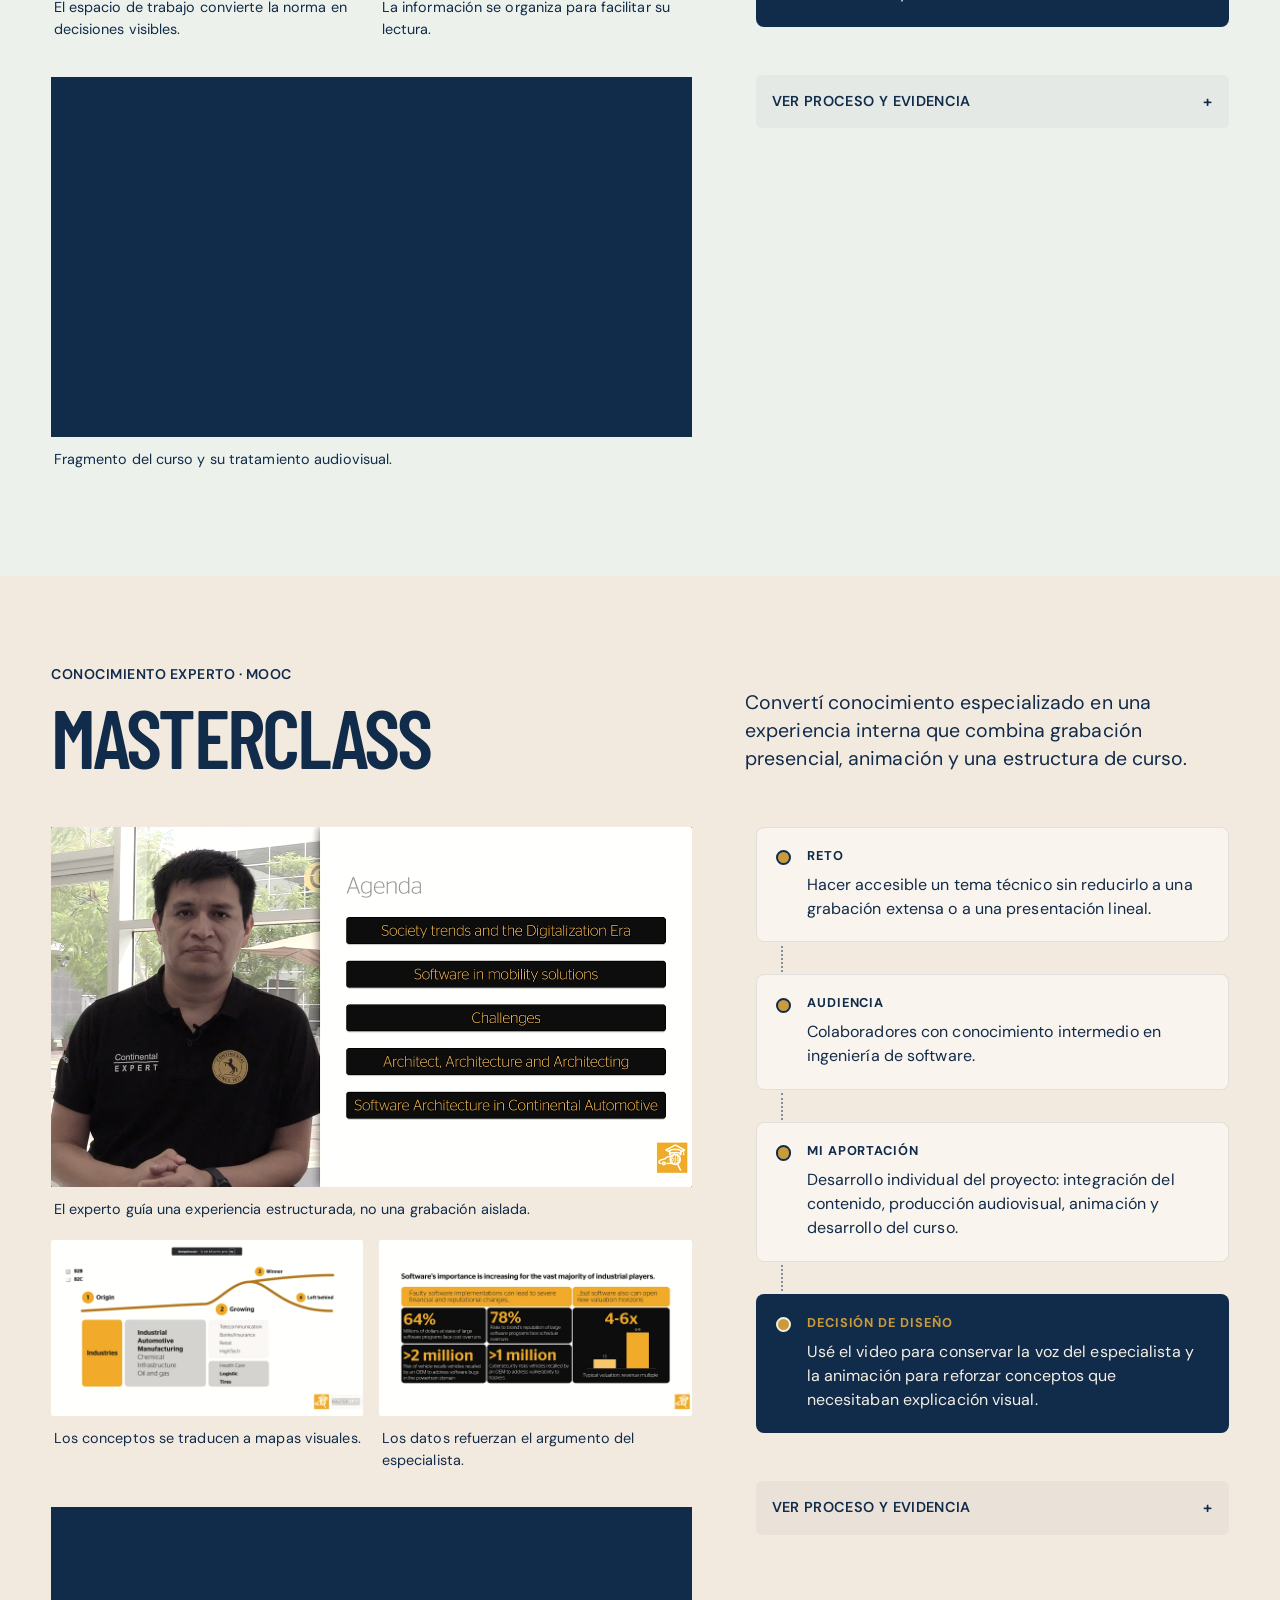
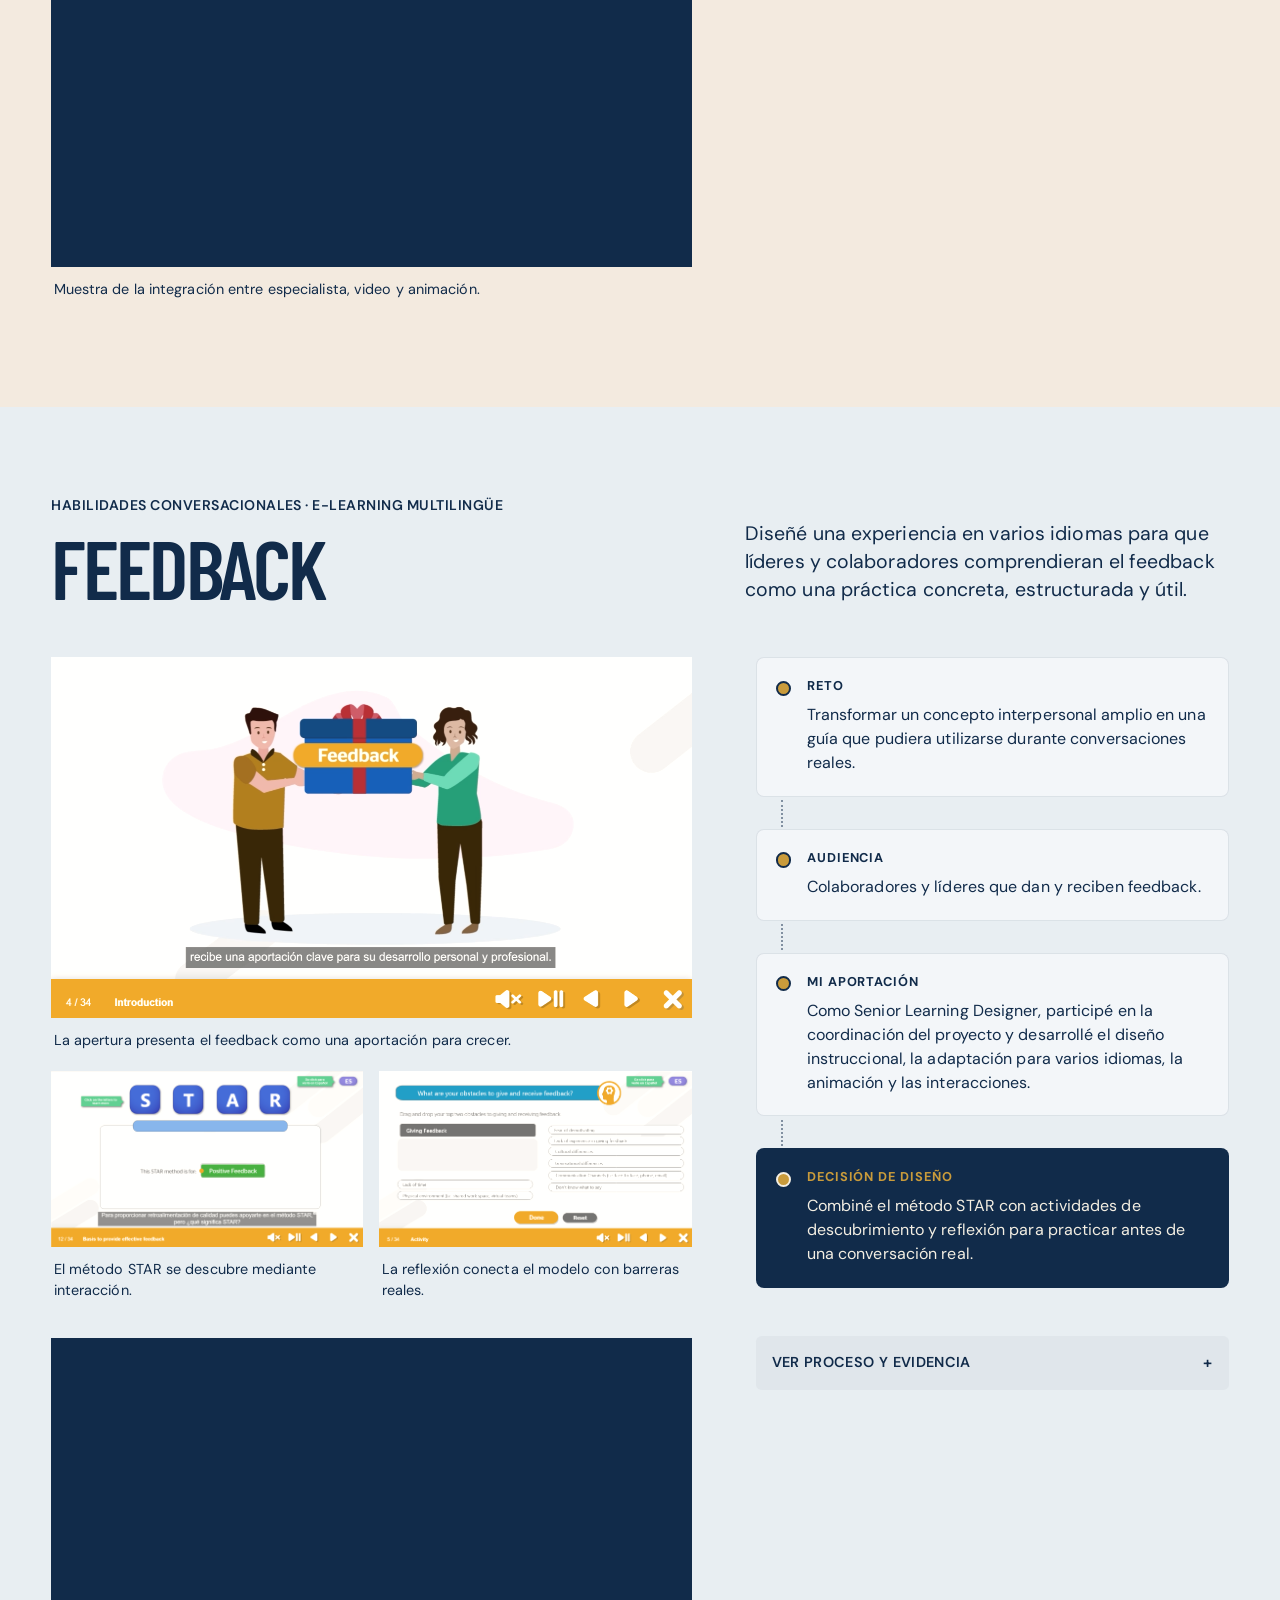
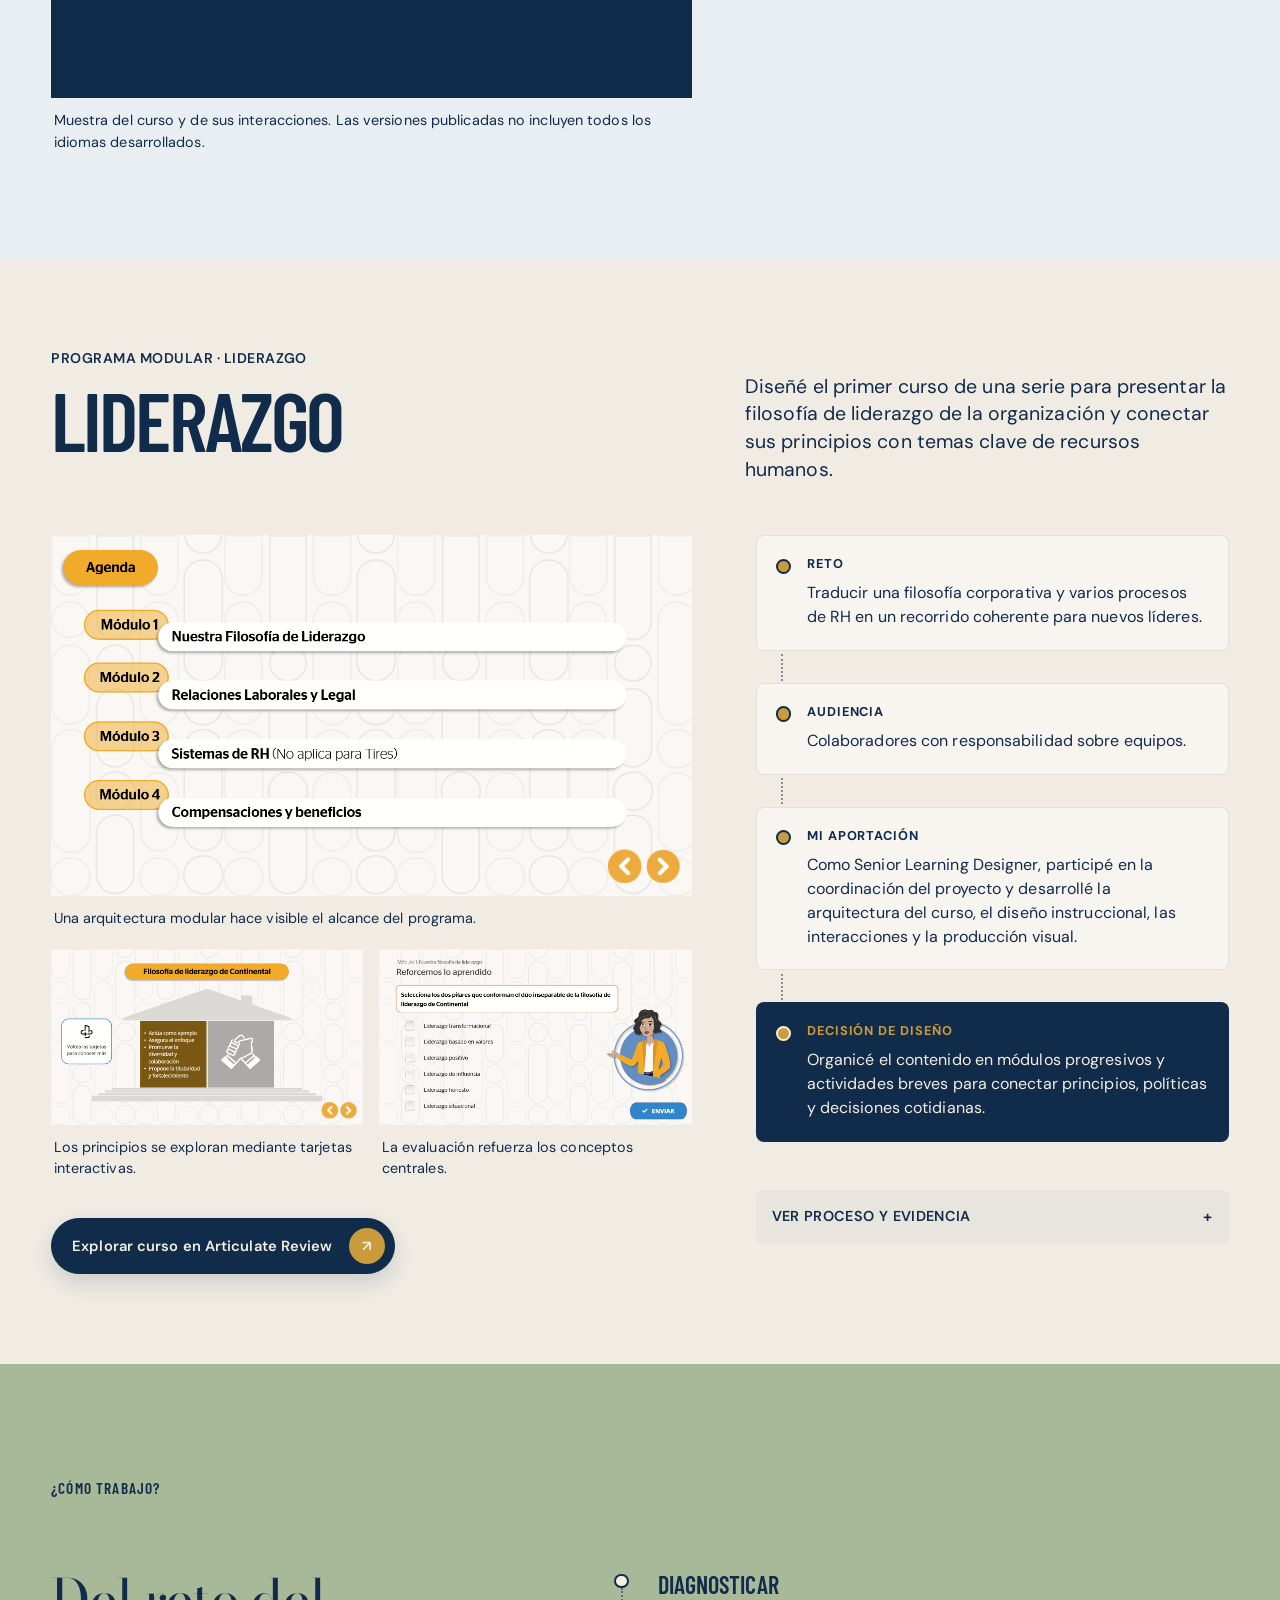
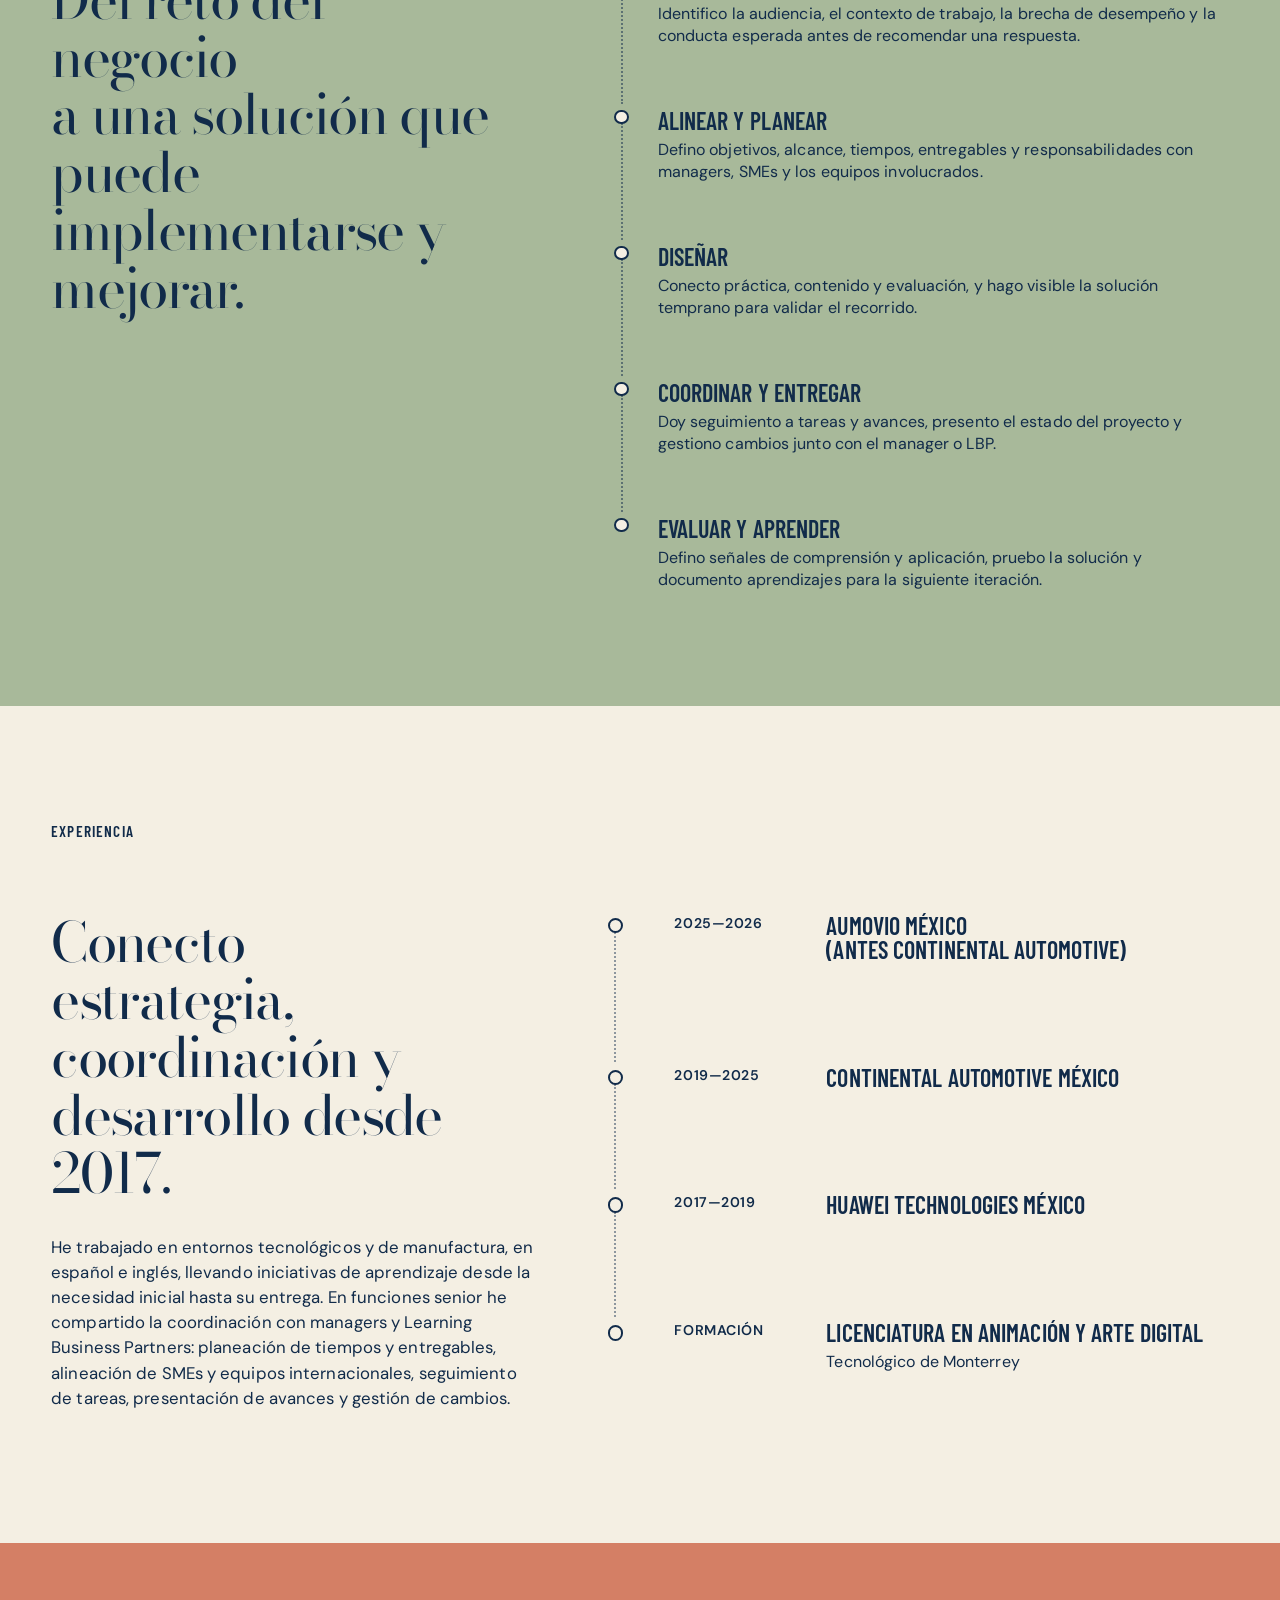
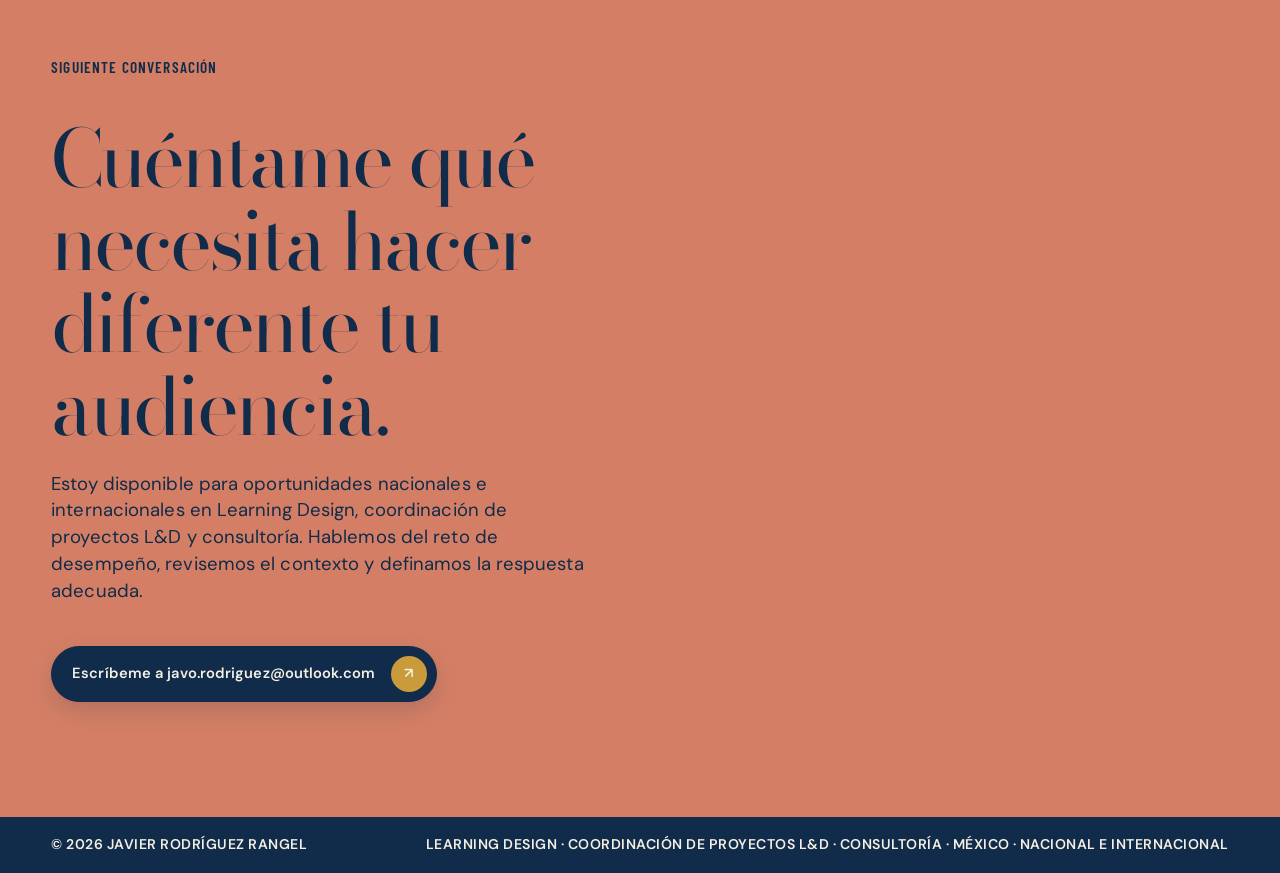
<file: index-es.html>
<!doctype html>
<html lang="es-MX">
  <head>
    <meta charset="UTF-8" />
    <meta name="viewport" content="width=device-width, initial-scale=1.0" />
    <meta name="description" content="Portafolio bilingüe de Javier Rodríguez Rangel: diseño de aprendizaje, coordinación de proyectos L&amp;D y consultoría para entornos corporativos e internacionales." />
    <title>Javier Rodríguez Rangel — Learning Design, coordinación L&amp;D y consultoría</title>
    <link rel="alternate" hreflang="es" href="index-es.html" />
    <link rel="alternate" hreflang="en" href="index.html" />
    <link rel="preconnect" href="https://fonts.googleapis.com" />
    <link rel="preconnect" href="https://fonts.gstatic.com" crossorigin />
    <link href="https://fonts.googleapis.com/css2?family=Barlow+Condensed:ital,wght@0,500;0,600;0,700;1,600&amp;family=Bodoni+Moda:opsz,ital,wght@6..96,500;6..96,600;6..96,500i&amp;family=DM+Sans:opsz,wght@9..40,400;9..40,500;9..40,600;9..40,700&amp;display=swap" rel="stylesheet" />
    <link rel="stylesheet" href="styles.css" />
    <script src="assets/vendor/gsap-3.12.5.min.js" defer></script>
    <script src="hero-puzzle.js" defer></script>
    <script src="script.js" defer></script>
  </head>
  <body>
    <a class="skip-link" href="#contenido">Ir al contenido</a>
    <header class="site-header" data-header>
      <a class="wordmark" href="#inicio" aria-label="Inicio — Javier Rodríguez Rangel">JR<span>·</span></a>
      <button class="nav-toggle" type="button" aria-expanded="false" aria-controls="navegacion-principal"><span class="nav-toggle-label">Menú</span><span class="nav-toggle-icon" aria-hidden="true"></span></button>
      <nav id="navegacion-principal" aria-label="Navegación principal" data-navigation>
        <a href="#casos">Casos</a>
        <a href="#proceso">Proceso</a>
        <a href="#experiencia">Experiencia</a>
      </nav>
      <div class="header-actions">
        <a class="language-switch" href="index.html" lang="en" hreflang="en" aria-label="View this portfolio in English">EN</a>
        <a class="header-link" href="https://www.linkedin.com/in/javirodrigz/" target="_blank" rel="noreferrer" aria-label="Perfil de LinkedIn (abre en una pestaña nueva)"><svg viewBox="0 0 24 24" aria-hidden="true" focusable="false"><path d="M20.45 20.45h-3.56v-5.57c0-1.33-.03-3.04-1.85-3.04-1.85 0-2.14 1.45-2.14 2.94v5.67H9.34V9h3.42v1.56h.05c.48-.9 1.64-1.85 3.37-1.85 3.6 0 4.27 2.37 4.27 5.46v6.28ZM5.32 7.43a2.06 2.06 0 1 1 0-4.12 2.06 2.06 0 0 1 0 4.12ZM7.1 20.45H3.54V9H7.1v11.45Z"/></svg></a>
      </div>
    </header>

    <main id="contenido" tabindex="-1">
      <section class="hero section" id="inicio">
        <div class="hero-grid">
          <div class="hero-copy">
            <h1><span class="headline-line">Convierto retos de desempeño<br /> en aprendizaje</span><span class="headline-line">que cambia lo que las personas <em>hacen</em>.</span></h1>
            <div class="hero-intro">
              <p>Soy Javier Rodríguez Rangel. Diseño experiencias de aprendizaje y colaboro en la coordinación de proyectos L&amp;D, conectando necesidades de desempeño, especialistas y equipos de producción.</p>
              <p>Combino Learning Design, coordinación de proyectos y un enfoque consultivo para llevar una necesidad desde su diagnóstico hasta la entrega. Trabajo en español e inglés con equipos corporativos, y mi formación en animación y arte digital me ayuda a explicar ideas complejas con claridad.</p>
              <a class="text-link" href="#casos">Explorar casos de estudio <span aria-hidden="true">↓</span></a>
            </div>
          </div>
          <div class="hero-art" aria-hidden="true">
            <div class="puzzle-anchor">
              <canvas class="hero-puzzle-canvas" data-hero-puzzle width="680" height="440"></canvas>
            </div>
          </div>
        </div>
      </section>

      <section class="value section" aria-labelledby="value-title">
        <div class="section-heading">
          <p class="eyebrow">Lo que aporto</p>
          <h2 id="value-title"><span class="headline-line">No empiezo por la herramienta.</span><span class="headline-line">Empiezo por la conducta que debe cambiar.</span></h2>
        </div>
        <div class="value-grid">
          <article><span class="value-icon" aria-hidden="true"><svg viewBox="0 0 48 48"><circle cx="22" cy="24" r="14"/><circle cx="22" cy="24" r="6"/><path d="M32 14 42 4M34 4h8v8"/></svg></span><h3>Diagnóstico<br />consultivo</h3><p>Distingo una necesidad de capacitación de un reto de proceso, comunicación o desempeño antes de proponer una solución.</p></article>
          <article><span class="value-icon" aria-hidden="true"><svg viewBox="0 0 48 48"><circle cx="9" cy="35" r="4"/><circle cx="24" cy="13" r="4"/><circle cx="39" cy="29" r="4"/><path d="m12 32 9-15m6-1 9 10"/></svg></span><h3>Diseño de<br />soluciones</h3><p>Conecto audiencia, contexto, objetivos, práctica y evaluación para diseñar una experiencia útil y coherente.</p></article>
          <article><span class="value-icon" aria-hidden="true"><svg viewBox="0 0 48 48"><path d="M7 19 24 10l17 9-17 9-17-9Z"/><path d="M7 29 24 38l17-9M7 24l17 9 17-9"/></svg></span><h3>Coordinación<br />de proyectos</h3><p>Planeo tiempos y entregables, coordino SMEs y equipos internacionales, y doy seguimiento a tareas, avances y cambios.</p></article>
          <article><span class="value-icon" aria-hidden="true"><svg viewBox="0 0 48 48"><path d="M8 39V22M20 39V14M32 39V7M5 39h38"/><path d="m35 16 4 4 7-8"/></svg></span><h3>Evidencia<br />y mejora</h3><p>Defino señales de comprensión y aplicación, y uso lo aprendido en cada entrega para orientar la siguiente iteración.</p></article>
        </div>
      </section>

      <section class="cases section" id="casos">
        <div class="cases-intro">
          <p class="eyebrow">Casos seleccionados</p>
          <h2>Cuatro retos.<br />Cuatro decisiones de<br />diseño con intención.</h2>
          <p>Por confidencialidad, presento el contexto, mi aportación y la lógica de cada solución sin exponer información interna. En una conversación puedo profundizar en el proceso y los aprendizajes de cada proyecto.</p>
        </div>

        <article class="case case--remote" id="caso-teletrabajo">
          <header class="case-header">
            <div><p class="project-type">Cambio organizacional · e-Learning</p><h3>Teletrabajo</h3></div>
            <p>Diseñé una experiencia para acompañar a colaboradores que comenzaron a trabajar de forma remota y traducir la normativa mexicana en decisiones cotidianas después de la pandemia.</p>
          </header>
          <div class="case-body">
            <div class="case-media">
              <figure class="media-featured"><img src="assets/teletrabajo/teletrabajo-portada.png" alt="Pantalla de inicio del curso Trabajo remoto Flexibilidad 2.0" loading="lazy" /><figcaption>Una entrada directa al contexto: colaborar desde casa.</figcaption></figure>
              <div class="media-grid">
                <figure><img src="assets/teletrabajo/teletrabajo-interaccion.png" alt="Escenario interactivo de una oficina en casa con recomendaciones de la NOM-037" loading="lazy" /><figcaption>El espacio de trabajo convierte la norma en decisiones visibles.</figcaption></figure>
                <figure><img src="assets/teletrabajo/teletrabajo-esquema.png" alt="Diagrama de productividad, compatibilidad, costos y calidad para el trabajo flexible" loading="lazy" /><figcaption>La información se organiza para facilitar su lectura.</figcaption></figure>
              </div>
              <div class="video-embed"><iframe src="https://player.vimeo.com/video/1047637145?dnt=1&amp;title=0&amp;byline=0&amp;portrait=0" title="Video del proyecto Teletrabajo" loading="lazy" allow="autoplay; fullscreen; picture-in-picture" allowfullscreen></iframe></div>
              <p class="media-caption">Fragmento del curso y su tratamiento audiovisual.</p>
            </div>
            <div class="case-story">
              <dl>
                <div><dt>Reto</dt><dd>Convertir una obligación normativa amplia en orientación relevante para personas trabajando desde casa.</dd></div>
                <div><dt>Audiencia</dt><dd>Colaboradores en México en modalidad remota.</dd></div>
                <div><dt>Mi aportación</dt><dd>Como Senior Learning Designer, participé en la coordinación del proyecto y desarrollé el diseño de la experiencia, la estructura del contenido y la producción visual del e-learning.</dd></div>
                <div><dt>Decisión de diseño</dt><dd>Organicé el contenido alrededor de la realidad del trabajo remoto para que la norma tuviera un contexto reconocible y accionable.</dd></div>
              </dl>
              <details><summary>Ver proceso y evidencia <span>+</span></summary><div class="detail-grid"><p><strong>Proceso</strong><br />Trabajé con SAM para iterar la solución y producirla en Captivate con recursos de Adobe Creative Suite.</p><p><strong>Qué buscaría medir</strong><br />Comprensión de prácticas de autocuidado, reconocimiento de riesgos y uso de los recursos disponibles.</p></div></details>
            </div>
          </div>
        </article>

        <article class="case case--masterclass" id="caso-masterclass">
          <header class="case-header">
            <div><p class="project-type">Conocimiento experto · MOOC</p><h3>Masterclass</h3></div>
            <p>Convertí conocimiento especializado en una experiencia interna que combina grabación presencial, animación y una estructura de curso.</p>
          </header>
          <div class="case-body">
            <div class="case-media">
              <figure class="media-featured"><img src="assets/masterclass/masterclass-menu.png" alt="Especialista frente a la agenda de una masterclass sobre arquitectura de software" loading="lazy" /><figcaption>El experto guía una experiencia estructurada, no una grabación aislada.</figcaption></figure>
              <div class="media-grid">
                <figure><img src="assets/masterclass/masterclass-graph1.png" alt="Mapa visual que relaciona tendencias de distintas industrias con su proceso de digitalización" loading="lazy" /><figcaption>Los conceptos se traducen a mapas visuales.</figcaption></figure>
                <figure><img src="assets/masterclass/masterclass-graph2.png" alt="Gráfica que destaca el papel creciente del software dentro de la industria" loading="lazy" /><figcaption>Los datos refuerzan el argumento del especialista.</figcaption></figure>
              </div>
              <div class="video-embed"><iframe src="https://player.vimeo.com/video/1049796288?dnt=1&amp;title=0&amp;byline=0&amp;portrait=0" title="Video del proyecto Masterclass" loading="lazy" allow="autoplay; fullscreen; picture-in-picture" allowfullscreen></iframe></div>
              <p class="media-caption">Muestra de la integración entre especialista, video y animación.</p>
            </div>
            <div class="case-story">
              <dl>
                <div><dt>Reto</dt><dd>Hacer accesible un tema técnico sin reducirlo a una grabación extensa o a una presentación lineal.</dd></div>
                <div><dt>Audiencia</dt><dd>Colaboradores con conocimiento intermedio en ingeniería de software.</dd></div>
                <div><dt>Mi aportación</dt><dd>Desarrollo individual del proyecto: integración del contenido, producción audiovisual, animación y desarrollo del curso.</dd></div>
                <div><dt>Decisión de diseño</dt><dd>Usé el video para conservar la voz del especialista y la animación para reforzar conceptos que necesitaban explicación visual.</dd></div>
              </dl>
              <details><summary>Ver proceso y evidencia <span>+</span></summary><div class="detail-grid"><p><strong>Proceso</strong><br />Desarrollé el proyecto con SAM, Captivate y Adobe Creative Suite, desde la producción hasta su publicación como curso interno.</p><p><strong>Qué buscaría medir</strong><br />Finalización, claridad percibida y capacidad para aplicar los conceptos en situaciones del trabajo.</p></div></details>
            </div>
          </div>
        </article>

        <article class="case case--feedback" id="caso-feedback">
          <header class="case-header">
            <div><p class="project-type">Habilidades conversacionales · e-Learning multilingüe</p><h3>Feedback</h3></div>
            <p>Diseñé una experiencia en varios idiomas para que líderes y colaboradores comprendieran el feedback como una práctica concreta, estructurada y útil.</p>
          </header>
          <div class="case-body">
            <div class="case-media">
              <figure class="media-featured"><img src="assets/feedback/feedback-captura.png" alt="Escena animada de dos colaboradores intercambiando feedback" loading="lazy" /><figcaption>La apertura presenta el feedback como una aportación para crecer.</figcaption></figure>
              <div class="media-grid">
                <figure><img src="assets/feedback/feedback-interaccion.png" alt="Actividad interactiva sobre el método STAR para dar feedback" loading="lazy" /><figcaption>El método STAR se descubre mediante interacción.</figcaption></figure>
                <figure><img src="assets/feedback/feedback-quiz.png" alt="Actividad de arrastrar y soltar sobre obstáculos para dar y recibir feedback" loading="lazy" /><figcaption>La reflexión conecta el modelo con barreras reales.</figcaption></figure>
              </div>
              <div class="video-embed"><iframe src="https://player.vimeo.com/video/1050101038?dnt=1&amp;title=0&amp;byline=0&amp;portrait=0" title="Video del proyecto Feedback" loading="lazy" allow="autoplay; fullscreen; picture-in-picture" allowfullscreen></iframe></div>
              <p class="media-caption">Muestra del curso y de sus interacciones. Las versiones publicadas no incluyen todos los idiomas desarrollados.</p>
            </div>
            <div class="case-story">
              <dl>
                <div><dt>Reto</dt><dd>Transformar un concepto interpersonal amplio en una guía que pudiera utilizarse durante conversaciones reales.</dd></div>
                <div><dt>Audiencia</dt><dd>Colaboradores y líderes que dan y reciben feedback.</dd></div>
                <div><dt>Mi aportación</dt><dd>Como Senior Learning Designer, participé en la coordinación del proyecto y desarrollé el diseño instruccional, la adaptación para varios idiomas, la animación y las interacciones.</dd></div>
                <div><dt>Decisión de diseño</dt><dd>Combiné el método STAR con actividades de descubrimiento y reflexión para practicar antes de una conversación real.</dd></div>
              </dl>
              <details><summary>Ver proceso y evidencia <span>+</span></summary><div class="detail-grid"><p><strong>Proceso</strong><br />Apliqué ADDIE y desarrollé la experiencia con Captivate y Adobe Creative Suite.</p><p><strong>Qué buscaría medir</strong><br />Reconocimiento del método STAR, confianza para iniciar la conversación y aplicación de una estructura clara.</p></div></details>
            </div>
          </div>
        </article>

        <article class="case case--leadership" id="caso-liderazgo">
          <header class="case-header">
            <div><p class="project-type">Programa modular · Liderazgo</p><h3>Liderazgo</h3></div>
            <p>Diseñé el primer curso de una serie para presentar la filosofía de liderazgo de la organización y conectar sus principios con temas clave de recursos humanos.</p>
          </header>
          <div class="case-body">
            <div class="case-media">
              <figure class="media-featured"><img src="assets/liderazgo/liderazgo-agenda.png" alt="Agenda de cuatro módulos del programa de liderazgo" loading="lazy" /><figcaption>Una arquitectura modular hace visible el alcance del programa.</figcaption></figure>
              <div class="media-grid">
                <figure><img src="assets/liderazgo/liderazgo-interaccion.png" alt="Interacción de tarjetas sobre la filosofía de liderazgo de Continental" loading="lazy" /><figcaption>Los principios se exploran mediante tarjetas interactivas.</figcaption></figure>
                <figure><img src="assets/liderazgo/liderazgo-quiz.png" alt="Pregunta de evaluación sobre los pilares de la filosofía de liderazgo" loading="lazy" /><figcaption>La evaluación refuerza los conceptos centrales.</figcaption></figure>
              </div>
              <a class="media-cta" href="https://360.articulate.com/review/content/f5d93720-f4d0-4642-a43a-aef7619f40c2/review" target="_blank" rel="noreferrer">Explorar curso en Articulate Review <span aria-hidden="true">↗</span><span class="visually-hidden"> (abre en una pestaña nueva)</span></a>
            </div>
            <div class="case-story">
              <dl>
                <div><dt>Reto</dt><dd>Traducir una filosofía corporativa y varios procesos de RH en un recorrido coherente para nuevos líderes.</dd></div>
                <div><dt>Audiencia</dt><dd>Colaboradores con responsabilidad sobre equipos.</dd></div>
                <div><dt>Mi aportación</dt><dd>Como Senior Learning Designer, participé en la coordinación del proyecto y desarrollé la arquitectura del curso, el diseño instruccional, las interacciones y la producción visual.</dd></div>
                <div><dt>Decisión de diseño</dt><dd>Organicé el contenido en módulos progresivos y actividades breves para conectar principios, políticas y decisiones cotidianas.</dd></div>
              </dl>
              <details><summary>Ver proceso y evidencia <span>+</span></summary><div class="detail-grid"><p><strong>Proceso</strong><br />Trabajé con SAM y desarrollé la experiencia en Articulate con recursos de Adobe Creative Suite.</p><p><strong>Qué buscaría medir</strong><br />Comprensión de la filosofía, reconocimiento de los recursos de RH y capacidad para elegir respuestas alineadas.</p></div></details>
            </div>
          </div>
        </article>

        <!-- Wireless y Shopfloor se incorporarán como casos textuales de coordinación cuando estén documentados su contexto, alcance, responsabilidades y resultados. -->
      </section>

      <section class="process section" id="proceso">
        <p class="eyebrow">¿Cómo trabajo?</p>
        <div class="process-grid">
          <h2>Del reto del negocio<br />a una solución que puede<br />implementarse y mejorar.</h2>
          <ol>
            <li><span aria-hidden="true"></span><div><h3>Diagnosticar</h3><p>Identifico la audiencia, el contexto de trabajo, la brecha de desempeño y la conducta esperada antes de recomendar una respuesta.</p></div></li>
            <li><span aria-hidden="true"></span><div><h3>Alinear y planear</h3><p>Defino objetivos, alcance, tiempos, entregables y responsabilidades con managers, SMEs y los equipos involucrados.</p></div></li>
            <li><span aria-hidden="true"></span><div><h3>Diseñar</h3><p>Conecto práctica, contenido y evaluación, y hago visible la solución temprano para validar el recorrido.</p></div></li>
            <li><span aria-hidden="true"></span><div><h3>Coordinar y entregar</h3><p>Doy seguimiento a tareas y avances, presento el estado del proyecto y gestiono cambios junto con el manager o LBP.</p></div></li>
            <li><span aria-hidden="true"></span><div><h3>Evaluar y aprender</h3><p>Defino señales de comprensión y aplicación, pruebo la solución y documento aprendizajes para la siguiente iteración.</p></div></li>
          </ol>
        </div>
      </section>

      <section class="experience section" id="experiencia">
        <p class="eyebrow">Experiencia</p>
        <div class="experience-grid">
          <div><h2>Conecto estrategia, coordinación y desarrollo desde 2017.</h2><p>He trabajado en entornos tecnológicos y de manufactura, en español e inglés, llevando iniciativas de aprendizaje desde la necesidad inicial hasta su entrega. En funciones senior he compartido la coordinación con managers y Learning Business Partners: planeación de tiempos y entregables, alineación de SMEs y equipos internacionales, seguimiento de tareas, presentación de avances y gestión de cambios.</p></div>
          <ol>
            <li><span>2025—2026</span><div><h3>AUMOVIO México<br />(antes Continental Automotive)</h3></div></li>
            <li><span>2019—2025</span><div><h3>Continental Automotive México</h3></div></li>
            <li><span>2017—2019</span><div><h3>Huawei Technologies México</h3></div></li>
            <li><span>Formación</span><div><h3>Licenciatura en Animación y Arte Digital</h3><p>Tecnológico de Monterrey</p></div></li>
          </ol>
        </div>
      </section>

      <section class="contact section" id="contacto">
        <p class="eyebrow">Siguiente conversación</p>
        <h2>Cuéntame qué necesita hacer diferente tu audiencia.</h2>
        <p>Estoy disponible para oportunidades nacionales e internacionales en Learning Design, coordinación de proyectos L&amp;D y consultoría. Hablemos del reto de desempeño, revisemos el contexto y definamos la respuesta adecuada.</p>
        <a class="button" href="mailto:javo.rodriguez@outlook.com">Escríbeme a javo.rodriguez@outlook.com <span aria-hidden="true">↗</span></a>
      </section>
    </main>
    <footer><span>© <span data-year></span> Javier Rodríguez Rangel</span><span>Learning Design · Coordinación de proyectos L&amp;D · Consultoría · México · Nacional e internacional</span></footer>
  </body>
</html>
</file>
<file: styles.css>
:root {
  --ink: #112b4a;
  --paper: #f4efe3;
  --acid: #a8b99a;
  --coral: #d47f65;
  --sky: #d6e0d3;
  --gold: #c99b3b;
  --line: rgba(17, 43, 74, 0.22);
  --mono: "DM Sans", sans-serif;
  --sans: "DM Sans", sans-serif;
  --serif: "Bodoni Moda", Georgia, serif;
  --display: "Barlow Condensed", sans-serif;
}

* { box-sizing: border-box; }
html { max-width: 100%; overflow-x: clip; scroll-behavior: smooth; scroll-padding-top: 5rem; }
body { margin: 0; background: var(--paper); color: var(--ink); font-family: var(--sans); font-size: 1rem; line-height: 1.5; letter-spacing: 0.006em; }
main, section, header, footer, .hero-grid, .value-grid, .case-header, .case-body, .process-grid, .experience-grid { min-width: 0; }
img, iframe, svg { max-width: 100%; }
a { color: inherit; }
p, h1, h2, h3, dl, dd { margin-top: 0; }

:focus-visible { outline: 3px solid var(--paper); outline-offset: 3px; box-shadow: 0 0 0 6px var(--ink); }
main:focus-visible { outline: 0; box-shadow: none; }
:where(a, button, summary, iframe, [tabindex]):focus { scroll-margin-block: 6rem; }

.visually-hidden { position: absolute !important; width: 1px !important; height: 1px !important; padding: 0 !important; margin: -1px !important; overflow: hidden !important; clip: rect(0 0 0 0) !important; white-space: nowrap !important; border: 0 !important; }

.skip-link { position: fixed; top: 1rem; left: 1rem; z-index: 10; padding: 0.75rem 1rem; background: var(--ink); color: var(--paper); transform: translateY(calc(-100% - 2rem)); }
.skip-link:focus { transform: translateY(0); }
.site-header { position: sticky; top: 0; z-index: 5; display: flex; align-items: center; justify-content: space-between; padding: 1rem 4vw; background: color-mix(in srgb, var(--paper) 96%, transparent); backdrop-filter: blur(12px); font: 600 0.92rem/1 var(--display); text-transform: uppercase; letter-spacing: 0.075em; }
.site-header.is-scrolled { box-shadow: 0 8px 25px rgba(17, 43, 74, 0.1); }
.wordmark { display: flex; align-items: center; gap: 0.15rem; font: 700 1.65rem/0.8 var(--display); text-decoration: none; letter-spacing: -0.03em; }
.wordmark span { color: var(--gold); }
nav { display: flex; gap: 1.8rem; }
.nav-toggle { display: none; min-height: 2.75rem; padding: 0.5rem 0.85rem; border: 0; border-radius: 999px; background: color-mix(in srgb, var(--ink) 8%, transparent); color: var(--ink); font: 600 0.82rem/1 var(--display); letter-spacing: 0.06em; text-transform: uppercase; cursor: pointer; }
.nav-toggle:hover, .nav-toggle[aria-expanded="true"] { background: var(--ink); color: var(--paper); }
.nav-toggle:focus-visible { outline: 2px solid var(--ink); outline-offset: 2px; box-shadow: none; }
.nav-toggle-icon { position: relative; width: 1.15rem; height: 0.75rem; margin-left: 0.5rem; border-top: 2px solid currentColor; border-bottom: 2px solid currentColor; }
.nav-toggle-icon::after { content: ""; position: absolute; top: 50%; left: 0; width: 100%; border-top: 2px solid currentColor; transform: translateY(-50%); }
.nav-toggle[aria-expanded="true"] .nav-toggle-icon { border: 0; }
.nav-toggle[aria-expanded="true"] .nav-toggle-icon::before, .nav-toggle[aria-expanded="true"] .nav-toggle-icon::after { content: ""; position: absolute; top: 50%; left: 0; width: 100%; border-top: 2px solid currentColor; transform: rotate(45deg); }
.nav-toggle[aria-expanded="true"] .nav-toggle-icon::after { transform: rotate(-45deg); }
.header-actions { display: flex; align-items: center; gap: 1.2rem; }
nav a, .header-link, .language-switch, .text-link { min-height: 2.75rem; display: inline-flex; align-items: center; text-decoration: none; }
.language-switch { display: grid; place-items: center; min-width: 2.35rem; min-height: 2.35rem; border: 1px solid var(--ink); border-radius: 0; letter-spacing: 0.04em; }
.language-switch:hover { background: var(--ink); color: var(--paper); }
.header-link { justify-content: center; width: 2.75rem; height: 2.75rem; border-radius: 50%; }
.header-link svg { width: 1.3rem; height: 1.3rem; fill: currentColor; }
.header-link:hover { background: var(--ink); color: var(--paper); text-decoration: none; }
nav a:hover, .text-link:hover, .inline-link:hover { text-decoration: underline; text-underline-offset: 0.3em; }

.section { padding: clamp(4.5rem, 9vw, 9rem) 4vw; }
.eyebrow { margin: 0; font: 600 0.96rem/1.3 var(--display); letter-spacing: 0.075em; text-transform: uppercase; }

.hero {
  position: relative;
  z-index: 1;
  display: flex;
  flex-direction: column;
  justify-content: center;
  gap: 2rem;
  overflow: hidden;
  background:
    radial-gradient(circle at 72% 74%, rgba(51, 132, 218, 0.78) 0%, rgba(22, 83, 148, 0.58) 24%, rgba(17, 43, 74, 0) 54%),
    radial-gradient(ellipse at 52% 32%, #1a4b7e 0%, var(--ink) 48%, #07182d 100%);
  color: var(--paper);
}
.hero-grid { position: relative; display: grid; grid-template-columns: minmax(0, 1.2fr) minmax(0, 1fr); gap: 3vw; align-items: center; }
.hero-copy { position: relative; z-index: 2; min-width: 0; }
.hero-art { position: relative; z-index: 3; align-self: stretch; min-width: 0; min-height: 22rem; pointer-events: none; }
.puzzle-anchor { --puzzle-scale: 1; --puzzle-zoom: 1; position: absolute; top: 65%; left: 60%; width: 680px; height: 440px; transform: translate(-50%, -50%) scale(calc(var(--puzzle-scale) * var(--puzzle-zoom))); }
.hero-puzzle-canvas { display: block; width: 100%; height: 100%; }

h1 { max-width: 18ch; margin-bottom: 0; font-family: var(--display); font-size: clamp(2.8rem, 4.6vw, 4.8rem); letter-spacing: -0.035em; line-height: 0.98; font-weight: 600; text-transform: uppercase; }
h1 em { font-family: var(--serif); font-weight: 500; }
.headline-line { display: block; }
.hero-intro { max-width: 50rem; margin-top: 2.25rem; font-size: 1.08rem; line-height: 1.48; }
.hero-intro p + p { margin-top: 1rem; }
.text-link { gap: 0.6rem; margin-top: 1.3rem; font: 600 0.88rem/1.35 var(--sans); letter-spacing: 0.045em; text-transform: uppercase; }
.value { background: var(--sky); color: var(--ink); }
.section-heading { margin-bottom: 5rem; }
.section-heading h2 { max-width: none; margin: 1.5rem 0 0; font: clamp(2.3rem, 4.7vw, 4.8rem)/1.05 var(--serif); letter-spacing: -0.032em; }
.section-heading h2 .headline-line:first-child { white-space: nowrap; }
.value-grid { display: grid; grid-template-columns: repeat(4, 1fr); gap: 1rem; }
.value-grid article { min-height: 22rem; display: flex; flex-direction: column; align-items: flex-start; justify-content: flex-start; padding: 2rem 1.75rem; background: color-mix(in srgb, var(--paper) 62%, var(--sky)); border: 1px solid rgba(17, 43, 74, 0.1); border-radius: 0.4rem; text-align: left; }
.has-reveal .value-grid article { opacity: 0; transform: translateY(1.25rem); transition: opacity 900ms ease, transform 900ms cubic-bezier(0.22, 1, 0.36, 1); }
.has-reveal .value-grid article:nth-child(2) { transition-delay: 320ms; }
.has-reveal .value-grid article:nth-child(3) { transition-delay: 640ms; }
.has-reveal .value-grid article:nth-child(4) { transition-delay: 960ms; }
.has-reveal .value-grid article.is-visible { opacity: 1; transform: translateY(0); }
.value-icon { display: block; width: 3rem; height: 3rem; margin-bottom: 2rem; color: var(--ink); }
.value-icon svg { display: block; width: 100%; height: 100%; fill: none; stroke: currentColor; stroke-width: 2; stroke-linecap: round; stroke-linejoin: round; }
.value-grid h3 { min-height: 2em; margin: 0 0 1rem; font: 600 1.75rem/1.02 var(--display); letter-spacing: 0.01em; text-transform: uppercase; }
.value-grid p { max-width: 16rem; margin-bottom: 0; line-height: 1.48; color: rgba(17, 43, 74, 0.82); }

.cases { padding-top: clamp(5rem, 9vw, 9rem); padding-bottom: 0; background: var(--paper); }
.cases-intro { margin-bottom: 7rem; }
.cases-intro h2 { max-width: 15ch; margin: 1.5rem 0 0; font: clamp(3rem, 5vw, 5.25rem)/1.04 var(--serif); letter-spacing: -0.035em; }
.cases-intro > p:last-child { max-width: 42rem; margin: 2rem 0 0; line-height: 1.5; }
.case { position: relative; margin: 0 -4vw; padding: clamp(4rem, 7vw, 7rem) 4vw; background: var(--case-tint); }
.case--remote { --case-tint: #edf1eb; --case-surface: #f8faf7; }
.case--masterclass { --case-tint: #f3eadf; --case-surface: #fcf8f2; }
.case--feedback { --case-tint: #e8eef2; --case-surface: #f6f9fb; }
.case--leadership { --case-tint: #f0ece4; --case-surface: #faf8f3; }
.case-header { display: grid; grid-template-columns: 1.1fr 0.9fr; gap: 8vw; padding: 0 0 clamp(2.5rem, 4vw, 4rem); }
.project-type { margin-bottom: 0.8rem; font: 600 0.88rem/1.35 var(--sans); letter-spacing: 0.035em; text-transform: uppercase; }
.case-header h3 { margin: 0; font: 600 clamp(3.7rem, 6.5vw, 6.75rem)/0.94 var(--display); letter-spacing: -0.035em; text-transform: uppercase; }
.case-header > p { max-width: 34rem; margin: 1.5rem 0 0; font-size: 1.22rem; line-height: 1.43; }
.case-body { display: grid; grid-template-columns: 1.15fr 0.85fr; align-items: start; gap: clamp(2rem, 5vw, 6rem); background: transparent; }
.case-media { min-width: 0; padding: 0; background: transparent; }
.case-media figure { margin: 0; }
.case-media img { display: block; width: 100%; height: auto; filter: saturate(0.78) contrast(1.04) sepia(0.06); transition: filter 220ms ease, transform 220ms ease; }
.case-media figure:hover img { filter: saturate(1) contrast(1); transform: scale(1.01); }
.case-media figcaption, .media-caption { margin: 0; padding: 0.75rem 0.15rem 1rem; font: 0.9rem/1.5 var(--sans); }
.media-featured img { aspect-ratio: 16 / 9; object-fit: cover; }
.media-grid { display: grid; grid-template-columns: 1fr 1fr; gap: 1rem; padding-top: 0.25rem; }
.media-grid img { aspect-ratio: 16 / 9; object-fit: cover; }
.video-embed { position: relative; aspect-ratio: 16 / 9; margin-top: 1.25rem; overflow: hidden; background: var(--ink); }
.video-embed iframe { position: absolute; inset: 0; width: 100%; height: 100%; border: 0; }
.media-cta, .button { display: inline-flex; align-items: center; gap: 1rem; width: fit-content; max-width: 100%; min-height: 3.25rem; margin-top: 1.4rem; padding: 0.55rem 0.6rem 0.55rem 1.25rem; background: var(--ink); color: var(--paper); border: 1px solid var(--ink); border-radius: 999px; font: 600 0.92rem/1.3 var(--sans); text-align: left; text-decoration: none; box-shadow: 0 0.55rem 1.4rem rgba(17, 43, 74, 0.16); }
.media-cta span[aria-hidden="true"], .button span[aria-hidden="true"] { flex: 0 0 auto; display: grid; place-items: center; width: 2.25rem; height: 2.25rem; background: var(--gold); border-radius: 50%; transition: transform 180ms ease; }
.media-cta:hover, .button:hover { background: var(--gold); color: var(--ink); border-color: var(--gold); }
.media-cta:hover span[aria-hidden="true"], .button:hover span[aria-hidden="true"] { transform: translate(2px, -2px); }
.case-story { position: sticky; top: 5rem; display: flex; flex-direction: column; justify-content: space-between; padding: 0; }
dl { display: grid; gap: 2rem; margin-bottom: 3rem; }
dl > div { position: relative; display: block; padding: 1.25rem 1.35rem 1.35rem 3.2rem; background: color-mix(in srgb, var(--case-surface) 76%, transparent); border-radius: 0.5rem; box-shadow: inset 0 0 0 1px rgba(17, 43, 74, 0.1); }
dl > div::before { content: ""; position: absolute; top: 1.45rem; left: 1.25rem; width: 0.72rem; height: 0.72rem; background: var(--gold); border: 2px solid var(--ink); border-radius: 50%; }
dl > div::after { content: ""; position: absolute; top: calc(100% + 0.2rem); left: 1.59rem; height: 1.65rem; border-left: 2px dotted rgba(17, 43, 74, 0.48); }
dl > div:last-child { background: var(--ink); color: var(--paper); box-shadow: none; }
dl > div:last-child::before { border-color: var(--paper); }
dl > div:last-child::after { display: none; }
dt { margin-bottom: 0.55rem; font: 700 0.8rem/1.35 var(--sans); letter-spacing: 0.075em; text-transform: uppercase; }
dl > div:last-child dt { color: var(--gold); }
dd { margin: 0; font-size: 1rem; line-height: 1.5; }
details { padding: 0 1rem; background: color-mix(in srgb, var(--case-tint) 78%, var(--ink) 4%); border-radius: 0.35rem; }
summary { display: flex; justify-content: space-between; align-items: center; min-height: 3rem; padding: 1rem 0; cursor: pointer; font: 600 0.9rem/1.35 var(--sans); letter-spacing: 0.025em; text-transform: uppercase; list-style: none; }
summary::-webkit-details-marker { display: none; }
summary span { font-size: 1rem; transition: transform 180ms ease; }
details[open] summary span { transform: rotate(45deg); }
.detail-grid { display: grid; grid-template-columns: 1fr 1fr; gap: 1.5rem; padding: 1rem 0 1.5rem; }
.detail-grid p { margin: 0; font-size: 0.88rem; line-height: 1.5; }
.inline-link { font-weight: 600; }

.process { background: var(--acid); }
.process-grid, .experience-grid { display: grid; grid-template-columns: minmax(29rem, 0.95fr) 1.2fr; gap: 6vw; margin-top: 4.5rem; }
.process h2, .experience h2 { max-width: 13ch; margin: 0; font: clamp(2.2rem, 4.3vw, 4.5rem)/1.05 var(--serif); letter-spacing: -0.03em; }
ol { margin: 0; padding: 0; list-style: none; }
.process ol { display: grid; gap: 0; }
.process ol li { position: relative; display: grid; grid-template-columns: 1.6rem 1fr; gap: 1.1rem; padding: 0 0 2.2rem; }
.process ol li:last-child { padding-bottom: 0; }
.process ol li::after { content: ""; position: absolute; top: 1.05rem; bottom: 0.15rem; left: 0.39rem; border-left: 2px dotted rgba(17, 43, 74, 0.5); }
.process ol li:last-child::after { display: none; }
.process ol > li > span { position: relative; z-index: 1; width: 0.9rem; height: 0.9rem; margin-top: 0.2rem; background: var(--paper); border: 2px solid var(--ink); border-radius: 50%; }
.process ol li div { padding: 0.15rem 0 1.5rem; }
.process ol li:last-child div { padding-bottom: 0; border-bottom: 0; }
.experience ol { display: grid; gap: 0; padding-left: 2.25rem; }
.experience ol li { position: relative; display: grid; grid-template-columns: 8rem 1fr; gap: 1.5rem; padding: 0 0 2.75rem 1.5rem; }
.experience ol li:last-child { padding-bottom: 0; }
.experience ol li::before { content: ""; position: absolute; z-index: 1; top: 0.25rem; left: -2.68rem; width: 0.72rem; height: 0.72rem; background: var(--paper); border: 2px solid var(--ink); border-radius: 50%; }
.experience ol li::after { content: ""; position: absolute; top: 1.15rem; bottom: 0.25rem; left: -2.27rem; border-left: 2px dotted rgba(17, 43, 74, 0.45); }
.experience ol li:last-child::after { display: none; }
.experience ol span { font: 600 0.88rem/1.35 var(--sans); letter-spacing: 0.04em; text-transform: uppercase; }
ol h3 { margin-bottom: 0.35rem; font: 600 1.5rem/1 var(--display); text-transform: uppercase; }
ol p { margin: 0; line-height: 1.4; }
.experience { background: var(--paper); }
.experience-grid > div > p { max-width: 35rem; margin-top: 2rem; font-size: 1.05rem; line-height: 1.5; }

.contact { min-height: 78vh; display: flex; flex-direction: column; justify-content: center; align-items: flex-start; background: var(--coral); }
.contact h2 { max-width: 14ch; margin: 2.5rem 0 1.4rem; font: clamp(3.2rem, 6.2vw, 6.5rem)/1.04 var(--serif); letter-spacing: -0.038em; }
.contact > p:not(.eyebrow) { max-width: 34rem; font-size: 1.16rem; line-height: 1.45; }
footer { display: flex; justify-content: space-between; padding: 1.1rem 4vw; background: var(--ink); color: var(--paper); font: 600 0.88rem/1.5 var(--sans); letter-spacing: 0.035em; text-transform: uppercase; }

@media (max-width: 1050px) {
  .puzzle-anchor { --puzzle-scale: .85; }
  .value-grid { grid-template-columns: 1fr 1fr; }
  .process-grid, .experience-grid { grid-template-columns: 1fr; gap: 2.5rem; }
}

@media (max-width: 720px) {
  .site-header { flex-wrap: wrap; padding: 1rem 5vw; }
  .js .nav-toggle { display: inline-flex; align-items: center; justify-content: center; order: 3; margin-left: 0.65rem; }
  .header-actions { order: 2; margin-left: auto; }
  nav[data-navigation] { order: 4; flex: 1 0 100%; padding-top: 0.8rem; }
  .js nav[data-navigation] { display: none; }
  .js nav[data-navigation].is-open { display: flex; flex-direction: column; gap: 0; }
  .js nav[data-navigation].is-open a { min-height: 3rem; border-top: 1px solid var(--line); }
  .section { padding: 4.5rem 5vw; }
  .hero { min-height: auto; }
  /* Let the enlarged pieces use the Hero's padding instead of clipping at this slot. */
  .hero-art { min-height: 19rem; overflow: visible; }
  .puzzle-anchor { --puzzle-scale: .8; top: 50%; left: 50%; }
  .hero-grid, .case-header, .case-body, .process-grid, .experience-grid { grid-template-columns: 1fr; gap: 2.5rem; }
  .hero-intro { font-size: 1rem; }
  h1 { max-width: 100%; font-size: clamp(2.35rem, 12vw, 3.35rem); overflow-wrap: normal; word-break: normal; }
  .section-heading h2 .headline-line:first-child { white-space: normal; }
  .value-grid { grid-template-columns: 1fr; }
  .value-grid article { min-height: 20rem; }
  .cases-intro { margin-bottom: 5rem; }
  .case { margin: 0 -5vw; padding: 4.5rem 5vw; }
  .case-header { padding-bottom: 2.5rem; }
  .case-header > p { margin: 0; font-size: 1.05rem; }
  .case-header h3 { font-size: clamp(2.65rem, 11vw, 3.35rem); overflow-wrap: normal; word-break: normal; }
  .case-media { border-right: 0; }
  .media-grid { grid-template-columns: 1fr; }
  .case-story { position: static; }
  .detail-grid { grid-template-columns: 1fr; }
  .process h2, .experience h2 { max-width: 14ch; }
  .experience ol li { grid-template-columns: 1fr; gap: 0.5rem; }
  .header-link { font-size: 0.75rem; }
  .header-actions { min-width: 0; gap: 0.65rem; }
  .media-cta, .button { max-width: 100%; overflow-wrap: break-word; }
  footer { flex-direction: column; gap: 0.5rem; overflow-wrap: anywhere; }
}

@media (max-width: 560px) {
  .puzzle-anchor { --puzzle-scale: .6; }
}

@media (max-width: 420px) {
  .puzzle-anchor { --puzzle-scale: .55; }
}

@media (max-width: 360px) {
  .puzzle-anchor { --puzzle-scale: .45; }
}

@media (prefers-reduced-motion: reduce) {
  html { scroll-behavior: auto; }
  *, *::before, *::after { scroll-behavior: auto !important; transition-duration: 0.01ms !important; animation-duration: 0.01ms !important; animation-iteration-count: 1 !important; }
  .has-reveal .value-grid article { opacity: 1; transform: none; }
}
</file>
